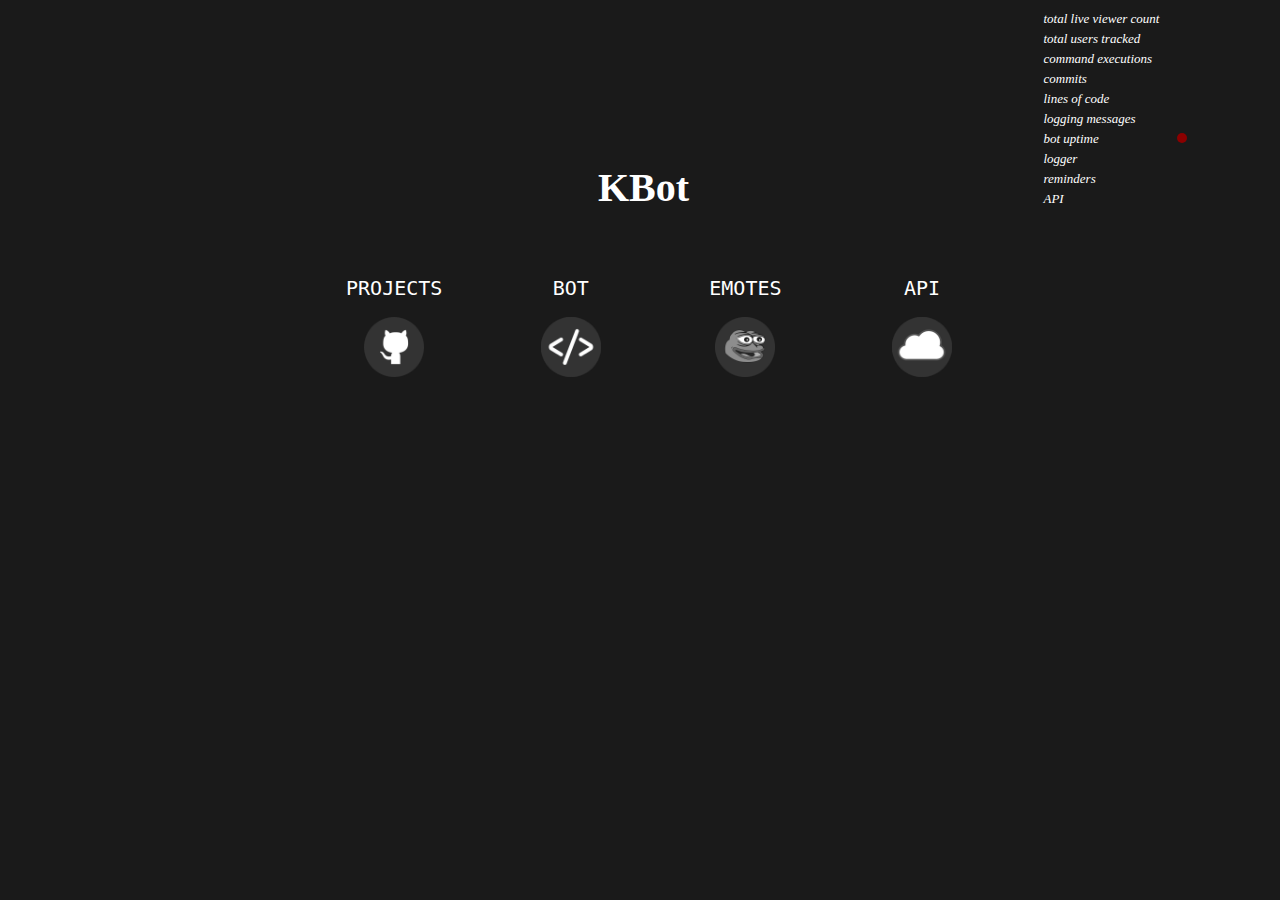
<file: html/index.html>
<!DOCTYPE html>
<html lang="en" xmlns="http://www.w3.org/1999/xhtml">
  <head>
    <link rel="stylesheet" type="text/css" href="style.css" />
    <link rel="icon" type="image/png" href="https://i.imgur.com/Tyf3qyg.gif" />
    <meta name="viewport" content="width=device-width, initial-scale=1" />
    <meta charset="utf-8" />
    <meta property="og:url" content="https://kunszg.com/" />
    <meta property="og:type" content="website" />
    <meta property="og:image" content="https://i.nuuls.com/B320I.jpeg" />
    <meta name="description" content="Website for my dank projects" />
    <script src="https://cdnjs.cloudflare.com/ajax/libs/jquery/3.3.1/jquery.min.js"></script>
    <title>KsyncBot</title>
    <style type="text/css">
      #fadeAnimation {
        animation: fade 0.8s linear forwards;
      }

      .changelog {
        background-color: none;
      }

      .changelog:hover {
        background-color: dimgray;
      }
    </style>
  </head>
  <body class="bd" style="margin: 0">
    <div id="txt">loading...</div>
    <div id="loader"></div>
    <script>
      let timeout;

      const image = [
        "loader1.png",
        "loader2.png",
        "loader3.png",
        "loader4.png",
        "loader5.png",
        "loader6.png",
        "loader7.png",
        "loader8.gif",
        "loader9.gif",
        "loader10.gif",
        "loader11.gif",
        "loader12.png",
      ];

      const num = Math.floor(Math.random() * image.length);

      const img = image[num];

      document.getElementById("loader").style[
        "background-image"
      ] = `url("./img/${img}")`;

      setTimeout(() => {
        $(document).ready(function () {
          document.getElementById("loader").style.display = "none";
          document.getElementById("txt").style.display = "none";
          document.getElementById("main").style.display = "inherit";
          document.getElementById("inh").style.display = "block";
        });
      }, 300);
    </script>
    <div id="main" style="min-height: 100vh">
      <br /><br />
      <!--             <div id="fadeAnimation">
                <div id="github-push">
                    <span style="font-size: 20px; padding: 0 15px; color: white; font-family: 'Source Sans Pro', 'sans-serif';">changelog</span>
                </div>
            </div> -->
      <div id="statsBox"></div>

      <script type="text/javascript">
        if (
          /Android|webOS|iPhone|iPad|iPod|BlackBerry|IEMobile|Opera Mini/i.test(
            navigator.userAgent
          )
        ) {
        } else {
          document.getElementById("statsBox").innerHTML = `
                    <div class="container" id="fadeAnimation">
                        <div class="topright" id="stats">
                            <table style="font-size: 13px; margin-right: -1.2vw;">
                                <colgroup>
                                    <col>
                                    <col style="width: 115px;">
                                </colgroup>
                                <tr>
                                    <td style="font-style: italic;">total live viewer count </td>
                                    <td style="padding:0 15px;" id="totalViewCount"></td>
                                </tr>
                                <tr>
                                    <td style="font-style: italic;">total users tracked </td>
                                    <td style="padding:0 15px;" id="usersLogged"></td>
                                </tr>
                                <tr>
                                    <td style="font-style: italic;">command executions </td>
                                    <td style="padding:0 15px;" id="commandExecutions"></td>
                                </tr>
                                <tr>
                                    <td style="font-style: italic;">commits </td>
                                    <td style="padding:0 15px;" id="commits"></td>
                                </tr>
                                <tr>
                                    <td style="font-style: italic;">lines of code </td>
                                    <td style="padding:0 15px;" id="linesOfCode"></td>
                                </tr>
                                <tr>
                                    <td style="font-style: italic;">logging messages</td>
                                    <td style="padding: 0 15px;" id="mps"></td>
                                </tr>
                                <tr>
                                    <td style="font-style: italic;">bot uptime </td>
                                    <td style="padding: 0 15px;" id="botUptime">
                                        <span title="offline" class="redDot"></span>
                                    </td>
                                </tr>
                                <tr>
                                    <td style="font-style: italic;">logger </td>
                                    <td style="padding:0 15px;" id="loggerUptime"></td>
                                </tr>
                                <tr>
                                    <td style="font-style: italic;">reminders </td>
                                    <td style="padding:0 15px;" id="remindersUptime"></td>
                                </tr>
                                <tr>
                                    <td style="font-style: italic;">API </td>
                                    <td style="padding:0 15px;" id="apiUptime"></td>
                                </tr>
                            </table>
                        </div>
                    </div>`;

          fetch("https://kunszg.com/api/stats")
            .then((response) => response.json())
            .then((data) => {
              const secondsToDhms = (seconds) => {
                seconds = Number(seconds);
                const d = Math.floor(seconds / (3600 * 24));
                const h = Math.floor((seconds % (3600 * 24)) / 3600);
                const m = Math.floor((seconds % 3600) / 60);
                const s = Math.floor(seconds % 60);

                const dDisplay = d > 0 ? d + "d " : "";
                const hDisplay = h > 0 ? h + "h " : "";
                const mDisplay = m > 0 ? m + "m " : "";
                const sDisplay = s > 0 ? s + "s " : "";
                return dDisplay + hDisplay + mDisplay + sDisplay;
              };

              let botUptime = Math.trunc(
                (Date.now() - data.bot.codeUptime) / 1000
              );

              let [loggerUptime, remindersUptime, apiUptime, botAlive] = [
                Math.trunc((Date.now() - data.modules.loggerLastSeen) / 1000),
                Math.trunc(
                  (Date.now() - data.modules.remindersLastSeen) / 1000
                ),
                Math.trunc((Date.now() - data.modules.apiLastSeen) / 1000),
                Math.trunc((Date.now() - data.modules.botLastSeen) / 1000),
              ];

              const spreadNumbers = (input) => {
                return input.toString().replace(/\B(?=(\d{3})+(?!\d))/g, " ");
              };

              document.getElementById("totalViewCount").innerHTML =
                spreadNumbers(data.twitch.totalViewCount);

              document.getElementById("usersLogged").innerHTML = spreadNumbers(
                data.bot.usersLogged
              );

              document.getElementById("commandExecutions").innerHTML =
                spreadNumbers(data.bot.commandExecutions);

              document.getElementById("commits").innerHTML = spreadNumbers(
                data.github.commits
              );

              document.getElementById("linesOfCode").innerHTML = spreadNumbers(
                data.bot.linesOfCode
              );

              document.getElementById("loggerUptime").innerHTML = `${
                loggerUptime > 70
                  ? '<span title="offline" class="redDot"></span>'
                  : '<span title="online" class="greenDot"></span>'
              }`;

              document.getElementById("remindersUptime").innerHTML = `${
                remindersUptime > 70
                  ? '<span title="offline" class="redDot"></span>'
                  : '<span title="online" class="greenDot"></span>'
              }`;

              document.getElementById("mps").innerHTML = "0/s";

              document.getElementById("apiUptime").innerHTML = `${
                apiUptime > 70
                  ? '<span title="offline" class="redDot"></span>'
                  : '<span title="online" class="greenDot"></span>'
              }`;

              const socket = new WebSocket("wss://kunszg.com/ws");

              let refresh = 0;

              setInterval(() => {
                if (refresh > 5) {
                  document.getElementById(
                    "botUptime"
                  ).innerHTML = `<span title="offline" class="redDot"></span>`;
                }

                refresh++;
              }, 1000);
              /*
                            fetch("https://api.github.com/repos/kunszg/kbot/commits?per_page=6")
                                .then(response2 => response2.json())
                                .then(github => {
                                    for (let i = 0; i < github.length; i++) {
                                        document.getElementById("github-push").innerHTML += `<a href="${github[i].html_url}"><div style="padding: 10px 15px 10px 15px; height: 20px;color: white;" class="button1 changelog">${github[i].commit.message}</div></a>`;
                                    }
                                })*/

              socket.addEventListener("message", function (event) {
                const message = JSON.parse(event.data);

                // cached data
                if (message.cache) {
                  if (message?.botUptime ?? false) {
                    document.getElementById("botUptime").innerHTML =
                      secondsToDhms(Math.trunc(message.botUptime.data));
                  }

                  if (message?.mps ?? false) {
                    document.getElementById(
                      "mps"
                    ).innerHTML = `${message.mps.data}/s`;
                  }
                }

                // streamed data
                if (message?.body ?? false) {
                  const hook = message.body;

                  if (Array.isArray(message.body)) {
                    if (hook.find((i) => i.type === "commandExecs")) {
                      document.getElementById(
                        "commandExecutions"
                      ).innerHTML = `${spreadNumbers(message.body[1].data)}`;
                    }

                    if (hook.find((i) => i.type === "usersTotal")) {
                      document.getElementById(
                        "usersLogged"
                      ).innerHTML = `${spreadNumbers(message.body[0].data)}`;
                    }
                  } else {
                    switch (hook.type) {
                      case "botUptime":
                        document.getElementById("botUptime").innerHTML =
                          secondsToDhms(Math.trunc(message.body.data));
                        break;
                      case "mps":
                        document.getElementById(
                          "mps"
                        ).innerHTML = `${spreadNumbers(message.body.data)}/s`;
                        break;
                      case "totalViewCount":
                        document.getElementById("totalViewCount").innerHTML =
                          spreadNumbers(message.body.data);
                        break;
                    }
                  }

                  /*
                                    if (hook === "github") {
                                        if (message.body.event === "push") {
                                            document.getElementById("github-push").innerHTML += `<a href="https://github.com/KUNszg/kbot/commit/${message.body.data.head_commit.id}"<div style="color: white;" class="button1">test</div></a>`;
                                        }
                                    }
                                    */
                }

                refresh = 0;
              });
            });
        }
      </script>

      <div id="inh" class="animate-bottom">
        <div
          style="margin-top: 10%; vertical-align: middle; white-space: nowrap"
        >
          <h1 class="inner" style="margin-left: -3px">
            <a
              href="https://www.twitch.tv/ksyncbot"
              style="text-decoration: none"
              class="button1"
              id="main-text"
              >KBot</a
            >
            <script type="text/javascript">
              const rand = () => {
                return Math.random() * 10 * 100;
              };

              setTimeout(() => {
                document.getElementById("main-text").innerHTML = "KsBot";
                setTimeout(() => {
                  document.getElementById("main-text").innerHTML = "KsyBot";
                  setTimeout(() => {
                    document.getElementById("main-text").innerHTML = "KsynBot";
                    setTimeout(() => {
                      document.getElementById("main-text").innerHTML =
                        "KsynBot";
                      setTimeout(() => {
                        document.getElementById("main-text").innerHTML =
                          "KsyncBot";
                      }, rand());
                    }, rand());
                  }, rand());
                }, rand());
              }, 1500);
            </script>
          </h1>
          <div class="animate-bottom">
            <div class="dropdown">
              <button
                style="margin-left: 20px"
                onclick="drop('dropdwnProjects')"
                class="button button1 dropbtn"
              >
                <pre style="margin-bottom: 17px">PROJECTS</pre>
                <img class="res" src="img\logo.png" />
              </button>
              <div
                id="dropdwnProjects"
                class="dropdown-content"
                style="margin-left: 14px"
              >
                <a
                  class="github select"
                  target="_blank"
                  href="https://github.com/KUNszg/kbot"
                >
                  <pre style="margin-bottom: 17px">KSYNCBOT</pre>
                </a>
                <a
                  class="github select"
                  target="_blank"
                  href="https://github.com/KUNszg/vypyr-connector"
                >
                  <pre style="margin-bottom: 17px">VYPYR-CONNECTOR</pre>
                </a>
                <a
                  class="github select"
                  target="_blank"
                  href="https://github.com/KUNszg/qtify"
                >
                  <pre style="margin-bottom: 17px">QTIFY</pre>
                </a>
              </div>
            </div>
            <div class="dropdown">
              <button
                onclick="drop('dropdwnCommands');"
                class="button button1 dropbtn"
              >
                <pre style="margin-bottom: 17px">BOT</pre>
                <img class="res" src="img\commands.png" />
              </button>
              <div
                id="dropdwnCommands"
                class="dropdown-content"
                style="left: -20px"
              >
                <a class="commands select" target="_self" href="commands">
                  <pre style="margin-bottom: 17px">COMMANDS</pre>
                </a>
                <a
                  class="commands select"
                  target="_self"
                  href="connections"
                  style="
                    background-image: url('./img/spotify_logo.png');
                    background-size: 35px 35px;
                    background-repeat: no-repeat;
                    background-position: -12px;
                  "
                >
                  <pre style="margin-bottom: 17px">CONNECTIONS</pre>
                </a>
                <a
                  class="commands select"
                  target="_self"
                  href="colors"
                  style="
                    background-image: url('./img/colors_logo.png');
                    background-size: 32px 32px;
                    background-repeat: no-repeat;
                    background-position: -12px;
                  "
                >
                  <pre style="margin-bottom: 17px">COLOR STATS</pre>
                </a>
              </div>
            </div>
            <a class="commands" href="emotes" target="_self">
              <button class="button button1" style="margin-left: 12px">
                <div class="button1">
                  <pre style="margin-bottom: 17px">EMOTES</pre>
                  <img class="res" src="img\emotes.png" />
                </div>
              </button>
            </a>
            <a
              class="commands"
              href="api"
              target="_self"
              style="margin-left: 12px"
            >
              <button class="button button1">
                <div class="button1">
                  <pre style="margin-bottom: 17px">API</pre>
                  <img class="res" src="img\api.png" />
                </div>
              </button>
            </a>
          </div>
        </div>
      </div>
      <script type="text/javascript">
        function drop(dropType) {
          let dropdowns = ["dropdwnCommands", "dropdwnProjects"];

          dropdowns = dropdowns.filter((i) => i !== dropType);

          for (let i = 0; i < dropdowns.length; i++) {
            document.getElementById(dropdowns[i]).classList.remove("show");
          }

          document.getElementById(dropType).classList.toggle("show");
        }

        // Close the dropdown if the user clicks outside of it
        window.onclick = function (event) {
          if (!event.target.matches(".dropbtn")) {
            let dropdowns = document.getElementsByClassName("dropdwn-content");
            for (let i = 0; i < dropdowns.length; i++) {
              let openDropdown = dropdowns[i];

              if (openDropdown.classList.contains("show")) {
                openDropdown.classList.remove("show");
              }
            }
          }
        };
      </script>
    </div>
  </body>
</html>
</file>
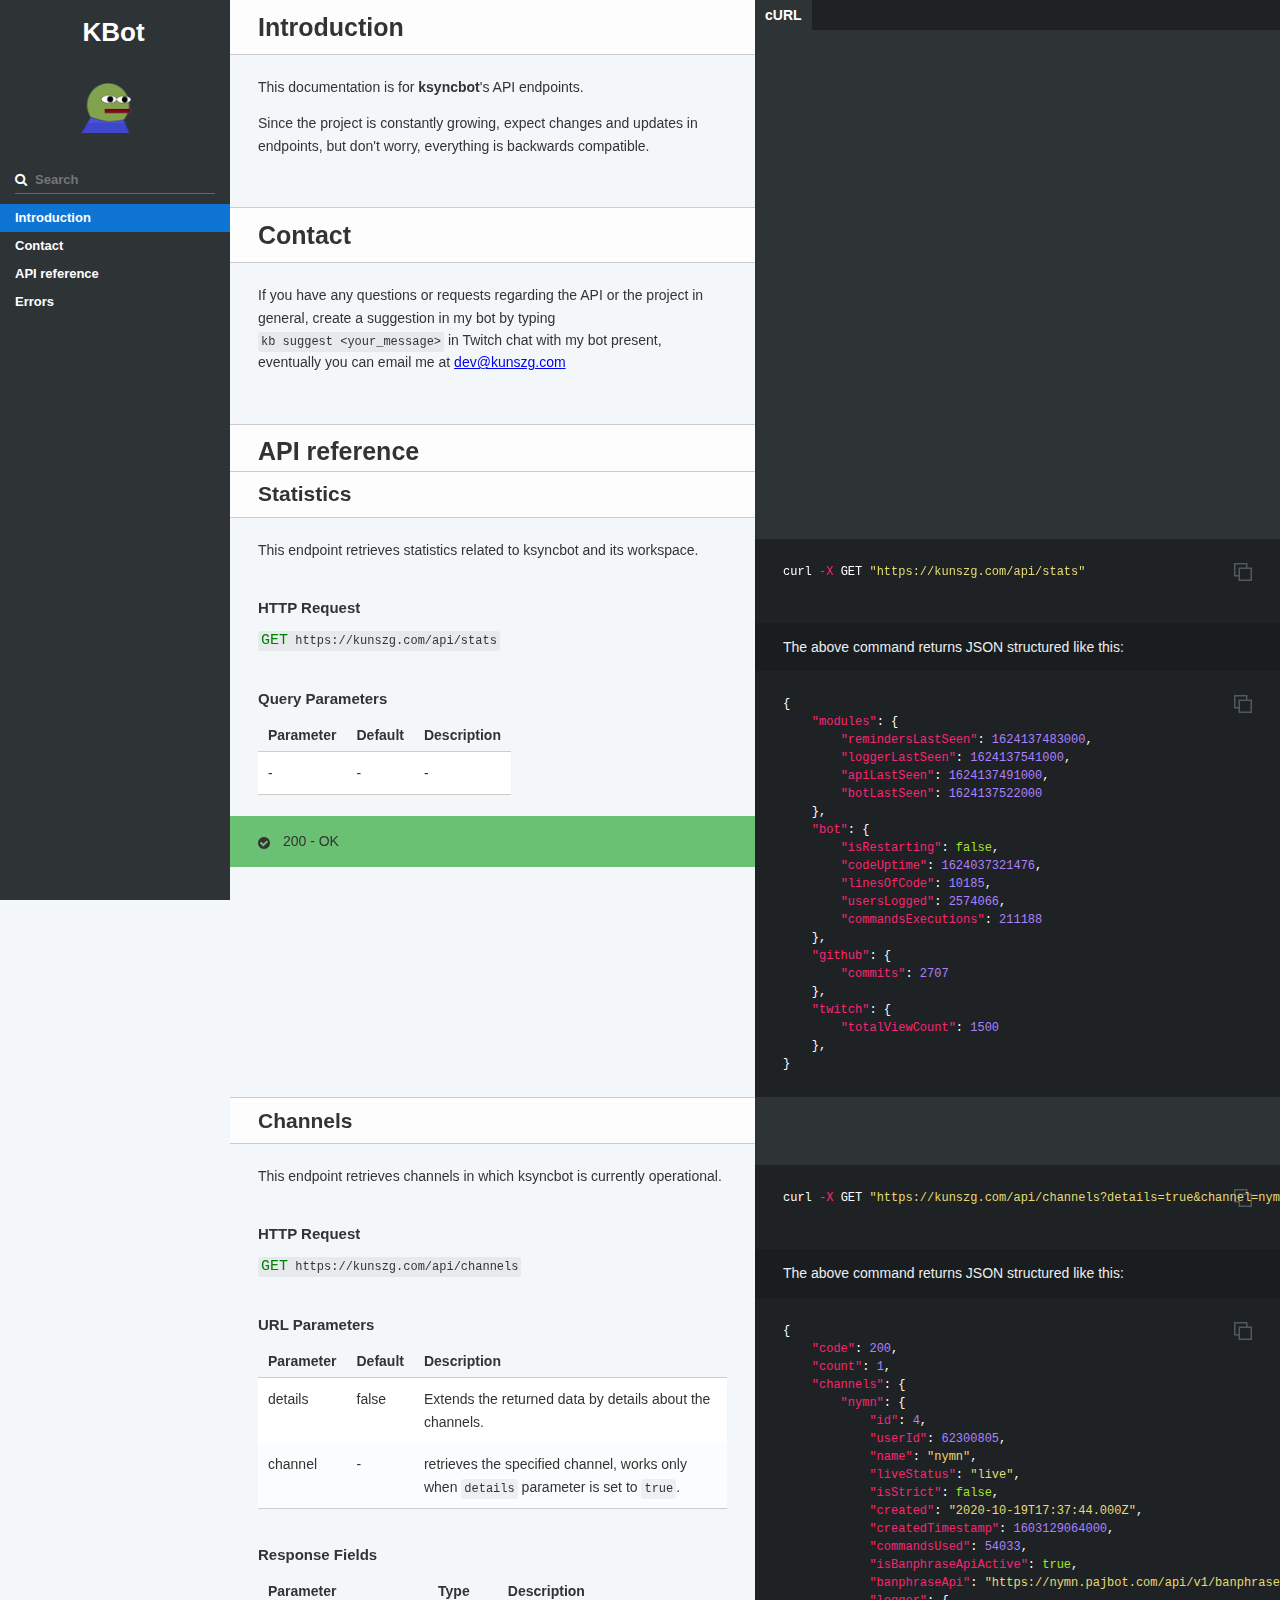
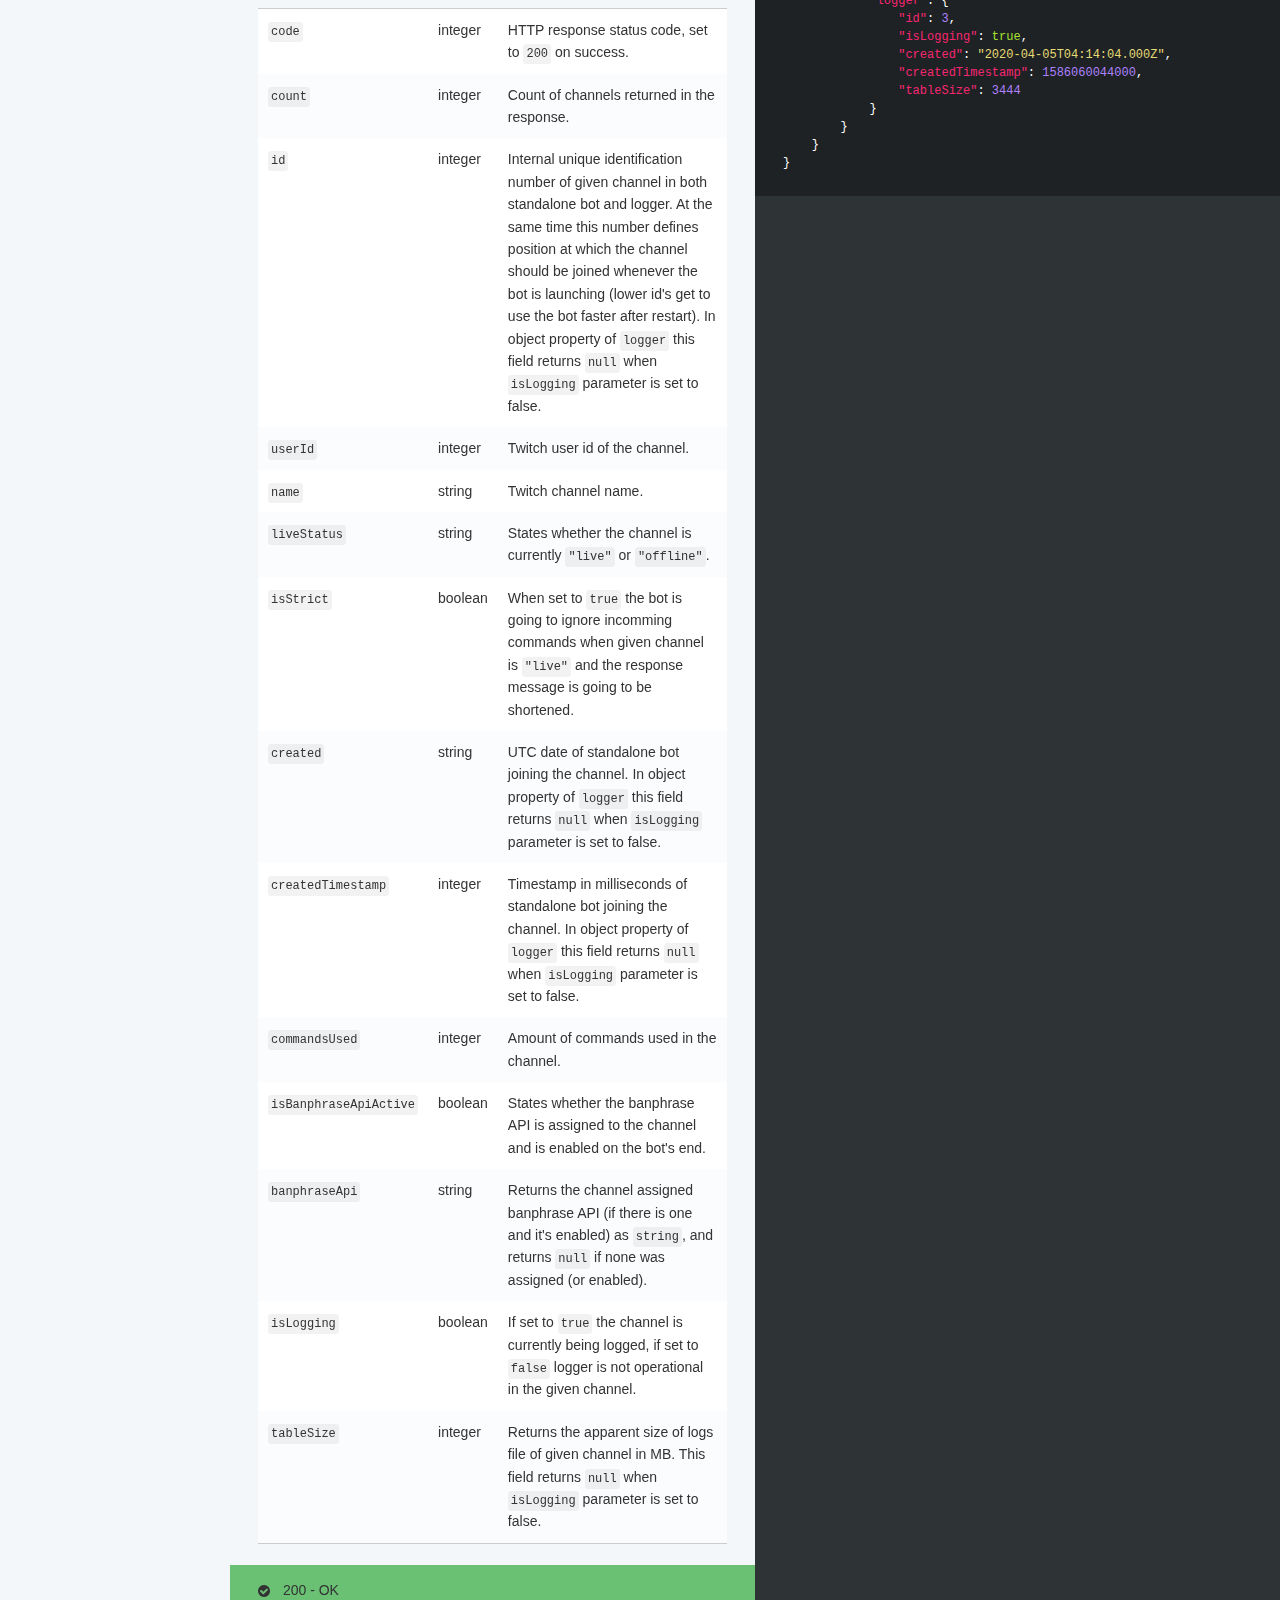
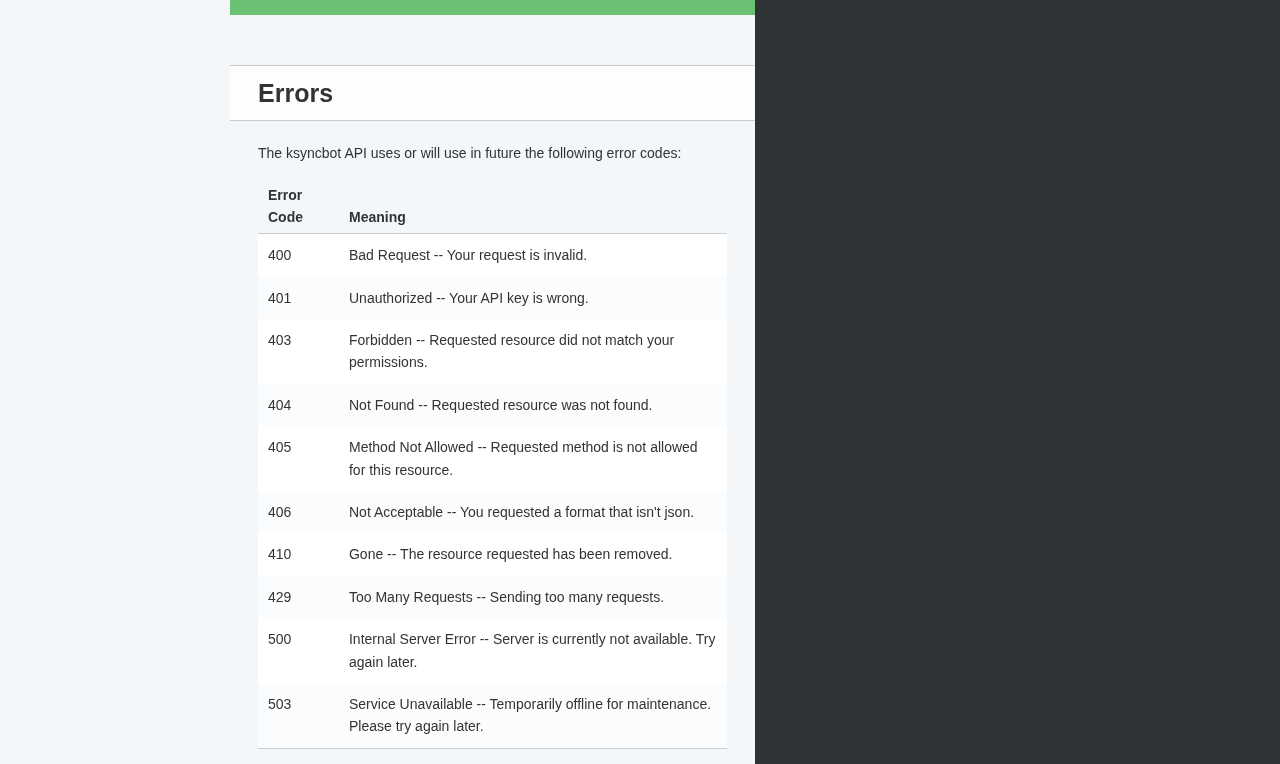
<file: html/api.html>
<!doctype html>
<html>
    <head>
        <meta charset="utf-8">
        <meta content="IE=edge,chrome=1" http-equiv="X-UA-Compatible">
        <meta name="viewport" content="width=device-width, initial-scale=1, maximum-scale=1">
        <title>API Reference</title>
        <link href="./stylesheets/style_api-screen.css" rel="stylesheet" media="screen" />
        <link href="./stylesheets/style_api-print.css" rel="stylesheet" media="print" />
        <link href="stylesheets/screen-c9d8fa83.css" rel="stylesheet" media="screen" />
        <link href="stylesheets/print-953e3353.css" rel="stylesheet" media="print" />
        <link rel="icon" type="image/png" href="https://i.imgur.com/Tyf3qyg.gif">
        <script src="javascripts/all-a9fde460.js"></script>
        <script>
            $(function() { setupCodeCopy(); });
        </script>
    </head>
    <body class="index" data-languages="[&quot;shell&quot;]">
        <a href="#" id="nav-button">
        <span>
        NAV
        <img src="img/navbar-cad8cdcb.png" alt="" />
        </span>
        </a>
        <div class="toc-wrapper">
            <h1 class="inner" style="margin-left: -3px; text-align: center;">
                <a href="https://kunszg.com" style="color: white; text-decoration: none;" class="button1" id="main-text">KBot</a>
                <script type="text/javascript">
                    const rand = () => {
                        return (Math.random() * 10) * 100;
                    }

                    setTimeout(() => {
                        document.getElementById("main-text").innerHTML = "KsBot";
                        setTimeout(() => {
                            document.getElementById("main-text").innerHTML = "KsyBot";
                            setTimeout(() => {
                                document.getElementById("main-text").innerHTML = "KsynBot";
                                setTimeout(() => {
                                    document.getElementById("main-text").innerHTML = "KsynBot";
                                    setTimeout(() => {
                                        document.getElementById("main-text").innerHTML = "KsyncBot";
                                    }, rand());
                                }, rand());
                            }, rand());
                        }, rand());
                    }, 1500);
                </script>
            </h1>
            <a href="https://github.com/KUNszg/kbot" target="_blank"><img src="img/logo-1e815a84.png" class="logo" alt="" style="margin-left: 35%; margin-top: 15%; margin-bottom: 10%;" width="50px" height="50px" /></a>
            <div class="lang-selector">
                <a href="#" data-language-name="shell">shell</a>
            </div>
            <div class="search">
                <input type="text" class="search" id="input-search" placeholder="Search">
            </div>
            <ul class="search-results"></ul>
            <ul id="toc" class="toc-list-h1">
                <li>
                    <a href="#introduction" class="toc-h1 toc-link" data-title="Introduction">Introduction</a>
                </li>
                <li>
                    <a href="#contact" class="toc-h1 toc-link" data-title="Contact">Contact</a>
                </li>
                <li>
                  <a href="#api-reference" class="toc-h1 toc-link" data-title="">API reference</a>
                  <ul class="toc-list-h2">
                    <li>
                      <a href="#stats" class="toc-h2 toc-link" data-title="Stats">Get statistics</a>
                    </li>
                    <li>
                      <a href="#channels" class="toc-h2 toc-link" data-title="Channels">Get channels</a>
                    </li>
                  </ul>
                </li>
                <li>
                    <a href="#errors" class="toc-h1 toc-link" data-title="Errors">Errors</a>
                </li>
            </ul>
        </div>
        <div class="page-wrapper">
            <div class="dark-box"></div>
            <div class="content dark">
                <h1 id='introduction'>Introduction</h1>
                <p>This documentation is for <strong>ksyncbot</strong>'s API endpoints.</p>
                <p>Since the project is constantly growing, expect changes and updates in endpoints, but don't worry, everything is backwards compatible.</p>
                <h1 id='contact'>Contact</h1>
                <p>If you have any questions or requests regarding the API or the project in general, create a suggestion in my bot by typing <br><code>kb suggest &#60;your_message&#62;</code> in Twitch chat with my bot present, eventually you can email me at <a href="mailto:dev@kunszg.com">dev@kunszg.com</a></p>
                <h1 id="api-reference" style="margin-bottom: -51px;">API reference</h1>
                <h1 id='stats' style="font-size: 21px;">Statistics</h1>
                <div class="highlight"><pre class="highlight shell tab-shell"><code>curl <span class="nt">-X </span>GET <span class="s2">"https://kunszg.com/api/stats"</span></code>
                  </pre>
                </div>
                <blockquote>
                    <p>The above command returns JSON structured like this:</p>
                </blockquote>
                <div class="highlight">
                    <pre class="highlight json tab-json"><code><span class="p">{</span><span class="w">
  </span>  <span class="p"><span class="nl">"modules"</span>: {</span><span class="w">
    </span>    <span class="nl">"remindersLastSeen"</span><span class="p">:</span><span class="w"> </span><span class="mi">1624137483000</span><span class="p">,</span><span class="w">
    </span>    <span class="nl">"loggerLastSeen"</span><span class="p">:</span><span class="w"> </span><span class="mi">1624137541000</span><span class="p">,</span><span class="w">
    </span>    <span class="nl">"apiLastSeen"</span><span class="p">:</span><span class="w"> </span><span class="mi">1624137491000</span><span class="p">,</span><span class="w">
    </span>    <span class="nl">"botLastSeen"</span><span class="p">:</span><span class="w"> </span><span class="mi">1624137522000</span><span class="w">
  </span>  <span class="p">},</span><span class="w">
  </span>  <span class="p"><span class="nl">"bot"</span>: {</span><span class="w">
    </span>    <span class="nl">"isRestarting"</span><span class="p">:</span><span class="w"> </span><span class="nc">false</span><span class="p">,</span><span class="w">
    </span>    <span class="nl">"codeUptime"</span><span class="p">:</span><span class="w"> </span><span class="mi">1624037321476</span><span class="p">,</span><span class="w">
    </span>    <span class="nl">"linesOfCode"</span><span class="p">:</span><span class="w"> </span><span class="mi">10185</span><span class="p">,</span><span class="w">
    </span>    <span class="nl">"usersLogged"</span><span class="p">:</span><span class="w"> </span><span class="mi">2574066</span><span class="p">,</span><span class="w">
    </span>    <span class="nl">"commandsExecutions"</span><span class="p">:</span><span class="w"> </span><span class="mi">211188</span><span class="w">
  </span>  <span class="p">},</span><span class="w">
  </span>  <span class="p"><span class="nl">"github"</span>: {</span><span class="w">
    </span>    <span class="nl">"commits"</span><span class="p">:</span><span class="w"> </span><span class="mi">2707</span><span class="w">
  </span>  <span class="p">},</span><span class="w">
  </span>  <span class="p"><span class="nl">"twitch"</span>: {</span><span class="w">
    </span>    <span class="nl">"totalViewCount"</span><span class="p">:</span><span class="w"> </span><span class="mi">1500</span><span class="w">
  </span>  <span class="p">},</span>
</span><span class="p">}</span><span class="w">
</span></code></pre>
                </div>
                <p>This endpoint retrieves statistics related to ksyncbot and its workspace.</p>
                <h3 id='http-request'>HTTP Request</h3>
                <p><code><span style="color:green; font-size: 15px;">GET</span> https://kunszg.com/api/stats</code></p>
                <h3 id='query-parameters'>Query Parameters</h3>
                <table>
                    <thead>
                        <tr>
                            <th>Parameter</th>
                            <th>Default</th>
                            <th>Description</th>
                        </tr>
                    </thead>
                    <tbody>
                        <tr>
                            <td>-</td>
                            <td>-</td>
                            <td>-</td>
                        </tr>
                    </tbody>
                </table>
                <aside class="success">
                    200 - OK
                </aside>
                <h1 id='channels' style="font-size: 21px">Channels</h1>
                <div class="highlight"><pre class="highlight shell tab-shell"><code>curl <span class="nt">-X </span>GET <span class="s2">"https://kunszg.com/api/channels?details=true&channel=nymn"</span></code>
                  </pre>
                </div>
                <blockquote>
                    <p>The above command returns JSON structured like this:</p>
                </blockquote>
                <div class="highlight">
                    <pre class="highlight json tab-json"><code><span class="p">{</span><span class="w">
  </span>  <span class="nl">"code"</span>:<span class="mi"> 200</span>,<span class="p">
    <span class="nl">"count"</span>:<span class="mi"> 1</span>,<span class="p">
    <span class="nl">"channels"</span>: {</span>
        <span class="nl">"nymn"</span>: {<span class="w">
  </span>          <span class="nl">"id"</span>: <span class="mi">4</span>,<span class="w">
  </span>          <span class="nl">"userId"</span>: <span class="mi">62300805</span>,<span class="w">
  </span>          <span class="nl">"name"</span>: <span class="s2">"nymn"</span>,<span class="w">
  </span>          <span class="nl">"liveStatus"</span>: <span class="s2">"live"</span>,<span class="w">
  </span>          <span class="nl">"isStrict"</span>: <span class="nc">false</span>,<span class="w">
  </span>          <span class="nl">"created"</span>: <span class="s2">"2020-10-19T17:37:44.000Z"</span>,<span class="w">
  </span>          <span class="nl">"createdTimestamp"</span>: <span class="mi">1603129064000</span>,<span class="w">
  </span>          <span class="nl">"commandsUsed"</span>: <span class="mi">54033</span>,<span class="w">
  </span>          <span class="nl">"isBanphraseApiActive"</span>: <span class="nc">true</span>,<span class="w">
  </span>          <span class="nl">"banphraseApi"</span>: <span class="s2">"https://nymn.pajbot.com/api/v1/banphrases/test"</span>,<span class="w">
            <span class="nl">"logger"</span>: {<span class="w">
                <span class="nl">"id"</span>: <span class="mi">3</span>,<span class="w">
                <span class="nl">"isLogging"</span>: <span class="nc">true</span>,<span class="w">
                <span class="nl">"created"</span>: <span class="s2">"2020-04-05T04:14:04.000Z"</span>,<span class="w">
                <span class="nl">"createdTimestamp"</span>: <span class="mi">1586060044000</span>,<span class="w">
                <span class="nl">"tableSize"</span>: <span class="mi">3444</span><span class="w">
          <span class="p">  }</span>
</span>      <span class="p">  }</span>
  <span class="p">  }</span>
<span class="p">}</span><span class="w">
</span></code></pre>
                </div>
                <p>This endpoint retrieves channels in which ksyncbot is currently operational.</p>
                <!-- red label
                  <aside class="warning">Inside HTML code blocks like this one, you can't use Markdown, so use <code>&lt;code&gt;</code> blocks to denote code.</aside>
                -->
                <h3 id='http-request-2'>HTTP Request</h3>
                <p><code><span style="color:green; font-size: 15px;">GET</span> https://kunszg.com/api/channels</code></p>
                <h3 id='url-parameters'>URL Parameters</h3>
                <table>
                    <thead>
                        <tr>
                            <th>Parameter</th>
                            <th>Default</th>
                            <th>Description</th>
                        </tr>
                    </thead>
                    <tbody>
                        <tr>
                            <td>details</td>
                            <td>false</td>
                            <td>Extends the returned data by details about the channels.</td>
                        </tr>
                        <tr>
                            <td>channel</td>
                            <td>-</td>
                            <td>retrieves the specified channel, works only when <code>details</code> parameter is set to <code>true</code>.</td>
                        </tr>
                    </tbody>
                </table>
                <h3 id='response-fields'>Response Fields</h3>
                <table>
                    <thead>
                        <tr>
                            <th>Parameter</th>
                            <th>Type</th>
                            <th>Description</th>
                        </tr>
                    </thead>
                    <tbody>
                        <tr>
                            <td><code>code</code></td>
                            <td>integer</td>
                            <td>HTTP response status code, set to <code>200</code> on success.</td>
                        </tr>
                        <tr>
                            <td><code>count</code></td>
                            <td>integer</td>
                            <td>Count of channels returned in the response.</td>
                        </tr>
                        <tr>
                            <td><code>id</code></td>
                            <td>integer</td>
                            <td>Internal unique identification number of given channel in both standalone bot and logger. At the same time this number defines position at which the channel should be joined whenever the bot is launching (lower id's get to use the bot faster after restart). In object property of <code>logger</code> this field returns <code>null</code> when <code>isLogging</code> parameter is set to false.</td>
                        </tr>
                        <tr>
                            <td><code>userId</code></td>
                            <td>integer</td>
                            <td>Twitch user id of the channel.</td>
                        </tr>
                        <tr>
                            <td><code>name</code></td>
                            <td>string</td>
                            <td>Twitch channel name.</td>
                        </tr>
                        <tr>
                            <td><code>liveStatus</code></td>
                            <td>string</td>
                            <td>States whether the channel is currently <code>"live"</code> or <code>"offline"</code>.</td>
                        </tr>
                        <tr>
                            <td><code>isStrict</code></td>
                            <td>boolean</td>
                            <td>When set to <code>true</code> the bot is going to ignore incomming commands when given channel is <code>"live"</code> and the response message is going to be shortened.</td>
                        </tr>
                        <tr>
                            <td><code>created</code></td>
                            <td>string</td>
                            <td>UTC date of standalone bot joining the channel. In object property of <code>logger</code> this field returns <code>null</code> when <code>isLogging</code> parameter is set to false.</td>
                        </tr>
                        <tr>
                            <td><code>createdTimestamp</code></td>
                            <td>integer</td>
                            <td>Timestamp in milliseconds of standalone bot joining the channel. In object property of <code>logger</code> this field returns <code>null</code> when <code>isLogging</code> parameter is set to false.</td>
                        </tr>
                        <tr>
                            <td><code>commandsUsed</code></td>
                            <td>integer</td>
                            <td>Amount of commands used in the channel.</td>
                        </tr>
                        <tr>
                            <td><code>isBanphraseApiActive</code></td>
                            <td>boolean</td>
                            <td>States whether the banphrase API is assigned to the channel and is enabled on the bot's end.</td>
                        </tr>
                        <tr>
                            <td><code>banphraseApi</code></td>
                            <td>string</td>
                            <td>Returns the channel assigned banphrase API (if there is one and it's enabled) as <code>string</code>, and returns <code>null</code> if none was assigned (or enabled).</td>
                        </tr>
                        <tr>
                            <td><code>isLogging</code></td>
                            <td>boolean</td>
                            <td>If set to <code>true</code> the channel is currently being logged, if set to <code>false</code> logger is not operational in the given channel.</td>
                        </tr>
                        <tr>
                            <td><code>tableSize</code></td>
                            <td>integer</td>
                            <td>Returns the apparent size of logs file of given channel in MB. This field returns <code>null</code> when <code>isLogging</code> parameter is set to false.</td>
                        </tr>
                    </tbody>
                </table>
                <aside class="success">
                    200 - OK
                </aside>
                <h1 id='errors'>Errors</h1>
                <!--
                <aside class="notice">
                    This error section is stored in a separate file in <code>includes/_errors.md</code>. Slate allows you to optionally separate out your docs into many files...just save them to the <code>includes</code> folder and add them to the top of your <code>index.md</code>'s frontmatter. Files are included in the order listed.
                </aside>
                -->
                <p>The ksyncbot API uses or will use in future the following error codes:</p>
                <table>
                    <thead>
                        <tr>
                            <th>Error Code</th>
                            <th>Meaning</th>
                        </tr>
                    </thead>
                    <tbody>
                        <tr>
                            <td>400</td>
                            <td>Bad Request -- Your request is invalid.</td>
                        </tr>
                        <tr>
                            <td>401</td>
                            <td>Unauthorized -- Your API key is wrong.</td>
                        </tr>
                        <tr>
                            <td>403</td>
                            <td>Forbidden -- Requested resource did not match your permissions.</td>
                        </tr>
                        <tr>
                            <td>404</td>
                            <td>Not Found -- Requested resource was not found.</td>
                        </tr>
                        <tr>
                            <td>405</td>
                            <td>Method Not Allowed -- Requested method is not allowed for this resource.</td>
                        </tr>
                        <tr>
                            <td>406</td>
                            <td>Not Acceptable -- You requested a format that isn&#39;t json.</td>
                        </tr>
                        <tr>
                            <td>410</td>
                            <td>Gone -- The resource requested has been removed.</td>
                        </tr>
                        <tr>
                            <td>429</td>
                            <td>Too Many Requests -- Sending too many requests.</td>
                        </tr>
                        <tr>
                            <td>500</td>
                            <td>Internal Server Error --  Server is currently not available. Try again later.</td>
                        </tr>
                        <tr>
                            <td>503</td>
                            <td>Service Unavailable -- Temporarily offline for maintenance. Please try again later.</td>
                        </tr>
                    </tbody>
                </table>
            </div>
          <div class="dark-box">
              <div class="lang-selector">
                <a href="#" data-language-name="shell">cURL</a>
              </div>
          </div>
        </div>
    </body>
</html>
</file>
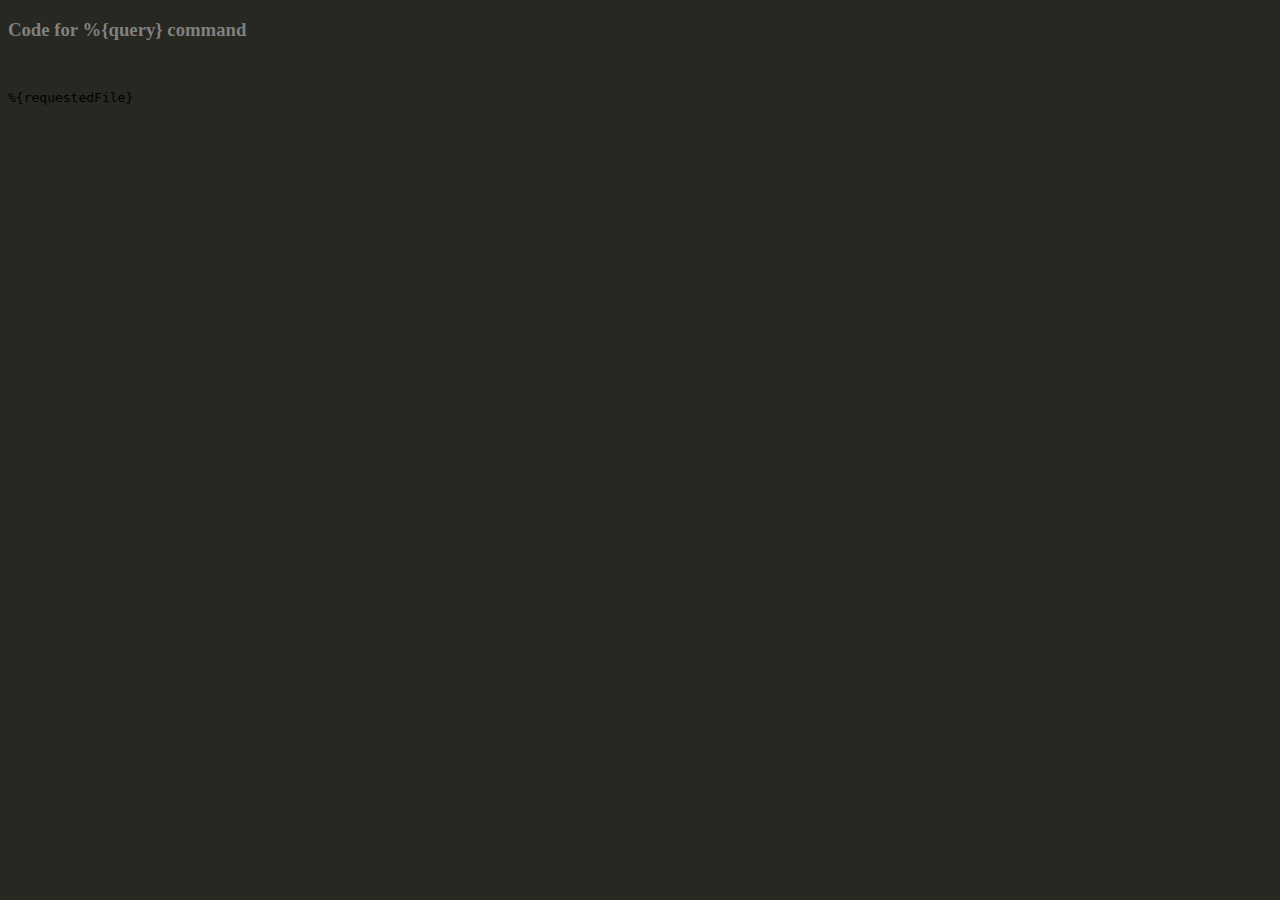
<file: html/express_pages/commandCode.html>
<!DOCTYPE html>
<html lang="en">
  <head>
    <meta name="viewport" content="width=device-width, initial-scale=1" />
    <link rel="icon" type="image/png" href="https://i.imgur.com/Tyf3qyg.gif" />
    <link href="https://kunszg.com/prism.css" rel="stylesheet" />
    <title>%{query} command code</title>
    <link rel="preconnect" href="https://fonts.gstatic.com" />
    <link
      href="https://fonts.googleapis.com/css2?family=Noto+Sans&display=swap"
      rel="stylesheet"
    />
  </head>
  <body style="background-color: #272822">
    <h3 style="color: gray">Code for %{query} command</h3>
    <br />
    <pre
      style="font-size: 13px"
      class="line-numbers"
    ><code class="language-js">%{requestedFile}</code></pre>
    <script src="https://kunszg.com/prism.js"></script>
  </body>
</html>
</file>
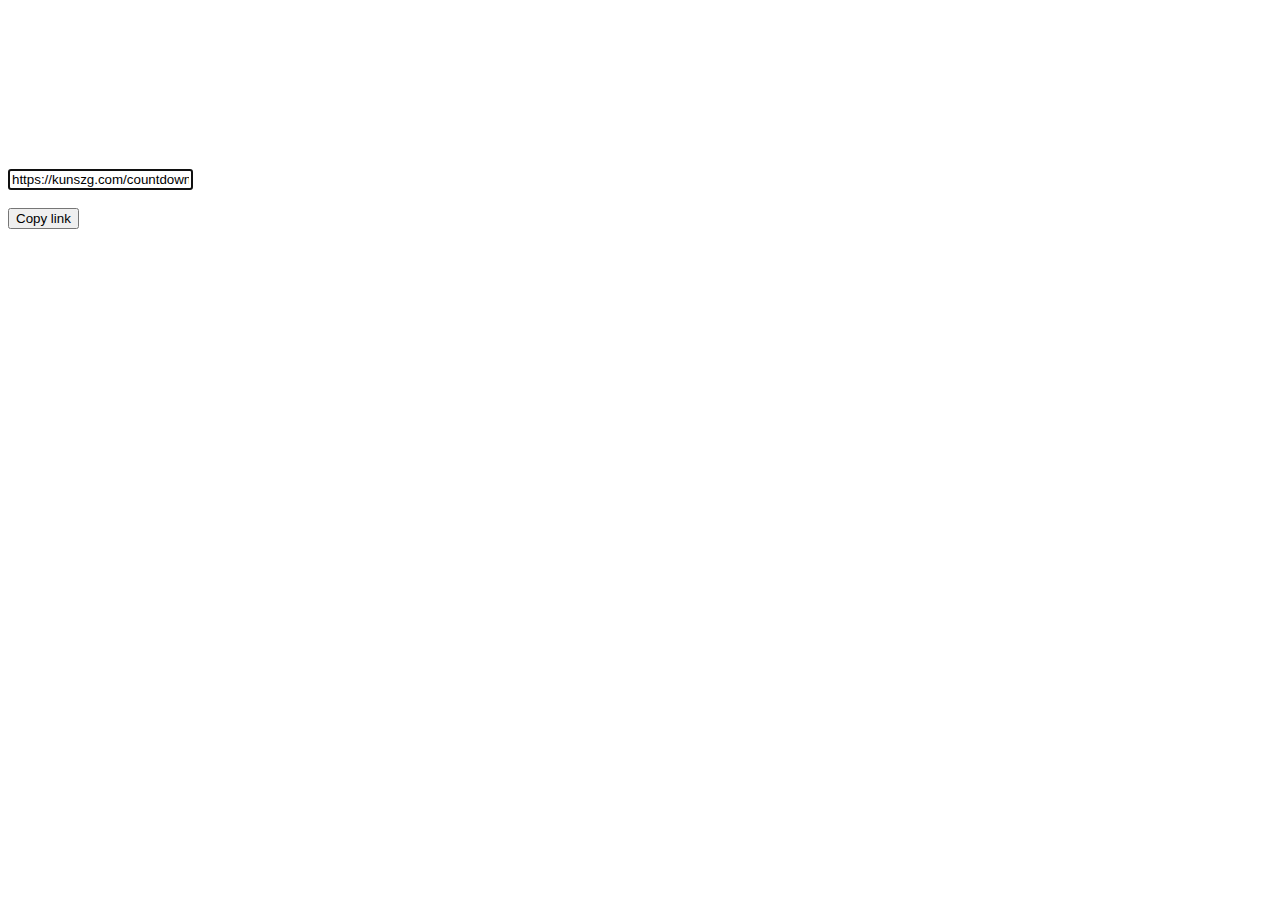
<file: html/express_pages/countdown.html>
<!DOCTYPE html>
<html>
    <head>
        <meta name="viewport" content="width=device-width, initial-scale=1">
        <link rel="icon" type="image/png" href="https://i.imgur.com/Tyf3qyg.gif"/>
        <link rel="stylesheet" type="text/css" href="https://kunszg.com/express_pages/styles/style_lastfm.css">
        <title>Countdown</title>
    </head>
    <style>
        @font-face {
            font-family: "digital";
            src: url(https://kunszg.com/fonts/digital-7.ttf) format("truetype");
        }
    </style>
    <body>
        <div style="text-align: center; margin-top: 15vh; font-family: digital;">
            <div id="timer">
            </div>
        </div>
        <div class="container" style="margin-top: 15vh; color: white;">
            <p class="boxlabel">Share link</p>
            <input style="text-align: center;" class="inputbox" size="%{stringLength}px" type="text" readonly="readonly" value="https://kunszg.com/countdown?seconds=%{secValue}&verifcode=%{code}" autofocus="autofocus" id="inputtext">
            <br>
            <br>
            <button onclick="copy()" class="button">Copy link</button>
        <script>
            function copy() {
                /* Get the text field */
                let copyText = document.getElementById("inputtext");

                /* Select the text field */
                copyText.select();
                copyText.setSelectionRange(0, 99999); /*For mobile devices*/

                /* Copy the text inside the text field */
                document.execCommand("copy");
            }

            const secondsToDhms = (seconds) => {
                seconds = Number(seconds);
                const d = Math.floor(seconds / (3600*24));
                const h = Math.floor(seconds % (3600*24) / 3600);
                const m = Math.floor(seconds % 3600 / 60);
                const s = Math.floor(seconds % 60);

                const dDisplay = d > 0 ? d + " : " : "";
                const hDisplay = h > 0 ? (h.toString().split('').length === 1 ? `0${h}` : h) + " : " : "";
                const mDisplay = m > 0 ? (m.toString().split('').length === 1 ? `0${m}` : m) + " : " : "";
                const sDisplay = s > 0 ? (s.toString().split('').length === 1 ? `0${s}` : s) : `0${s}`;
                return dDisplay + hDisplay + mDisplay + sDisplay;
            }

            function time() {
                return Math.trunc(%{seconds} - Date.now()/1000);
            }

            const cd = new Set();

            const updateTimer = () => {
                let timer = time();
                if (timer === 5) {
                    if (cd.has(5)) { return; }
                    cd.add(5);

                    let audio = new Audio('https://kunszg.com/audio/5.mp3');
                    audio.play();
                }
                if (timer === 4) {
                    if (cd.has(4)) { return; }
                    cd.add(4);

                    let audio = new Audio('https://kunszg.com/audio/4.mp3');
                    audio.play();
                }
                if (timer === 3) {
                    if (cd.has(3)) { return; }
                    cd.add(3);

                    let audio = new Audio('https://kunszg.com/audio/3.mp3');
                    audio.play();
                }
                if (timer === 2) {
                    if (cd.has(2)) { return; }
                    cd.add(2);

                    let audio = new Audio('https://kunszg.com/audio/2.mp3');
                    audio.play();
                }
                if (timer === 1) {
                    if (cd.has(1)) { return; }
                    cd.add(1);

                    let audio = new Audio('https://kunszg.com/audio/1.mp3');
                    audio.play();
                }

                if (timer < 0) {
                    timer = 0;
                }

                const _timer = `
                    <div style="text-align: center; color: white; font-size: 100px;">
                        ${secondsToDhms(timer)}
                    </div>
                    `;


                document.getElementById("timer").innerHTML = _timer;
            }
            updateTimer();

            setInterval(() => {
                updateTimer();
            }, 500);
        </script>
    </body>
</html>
</file>
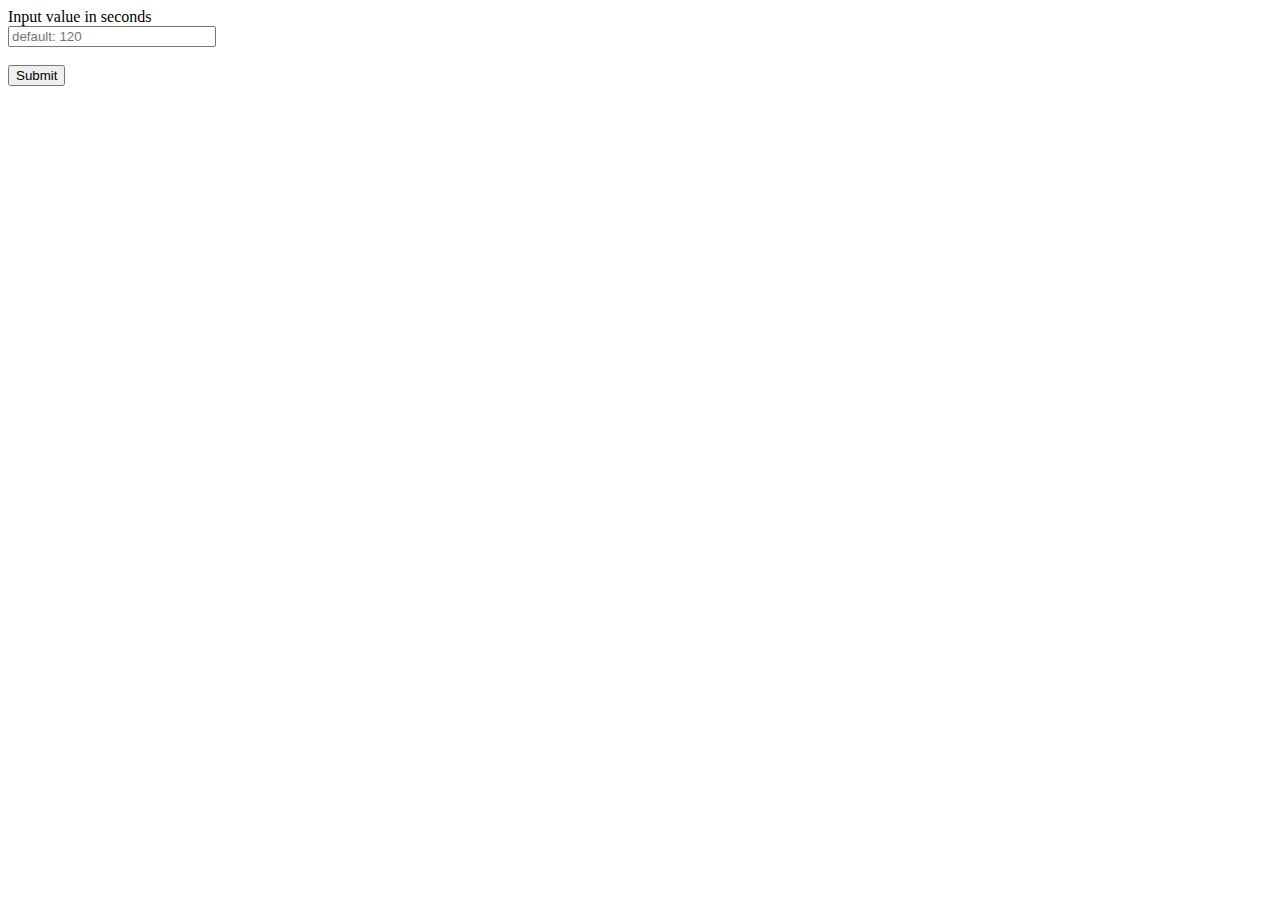
<file: html/express_pages/countdownAlternative.html>
<!DOCTYPE html>
<html lang="en">
  <head>
    <meta name="viewport" content="width=device-width, initial-scale=1" />
    <link rel="icon" type="image/png" href="https://i.imgur.com/Tyf3qyg.gif" />
    <link
      rel="stylesheet"
      type="text/css"
      href="https://kunszg.com/express_pages/styles/style_lastfm.css"
    />
    <meta http-equiv="Pragma" content="no-cache" />
    <meta http-equiv="Cache-Control" content="no-cache" />
    <meta http-equiv="Expires" content="0" />
    <title>Countdown</title>
  </head>
  <body>
    <div class="container">
      <form action="/countdown" autocomplete="off">
        <label for="seconds" autocomplete="off" class="labelbox"
          >Input value in seconds </label
        ><br />
        <input
          type="text"
          id="seconds"
          name="seconds"
          style="width: 200px"
          placeholder="default: 120"
          autocomplete="off"
          pattern="[0-9]*"
        /><br />
        <input
          type="hidden"
          id="verifcode"
          name="verifcode"
          value="%{verifCode}"
          autocomplete="off"
        /><br />
        <input type="submit" value="Submit" />
      </form>
    </div>
  </body>
</html>
</file>
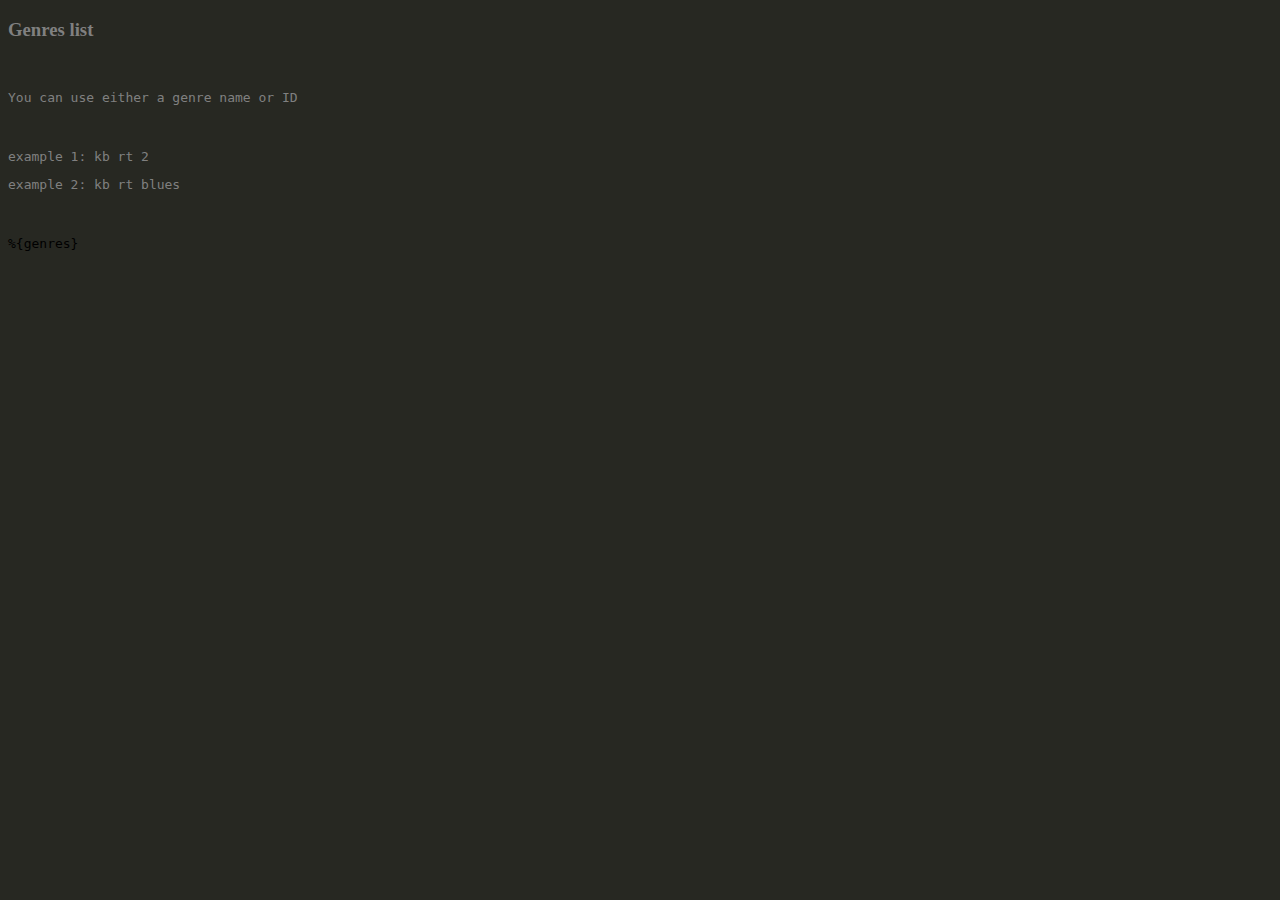
<file: html/express_pages/genres.html>
<!DOCTYPE html>
<html>
  <head>
    <meta name="viewport" content="width=device-width, initial-scale=1" />
    <link rel="icon" type="image/png" href="https://i.imgur.com/Tyf3qyg.gif" />
    <link href="https://kunszg.com/prism.css" rel="stylesheet" />
    <title>genres</title>
  </head>
  <body style="background-color: #272822">
    <h3 style="color: gray">Genres list</h3>
    <br />
    <pre style="font-size: 13px; color: gray">
You can use either a genre name or ID</pre
    >
    <br />
    <pre style="font-size: 13px; color: gray">example 1: kb rt 2</pre>
    <pre style="font-size: 13px; color: gray">example 2: kb rt blues</pre>
    <br />
    <pre><code style="font-size: 13px;" class="language-json">%{genres}</code></pre>
    <script src="https://kunszg.com/prism.js"></script>
  </body>
</html>
</file>
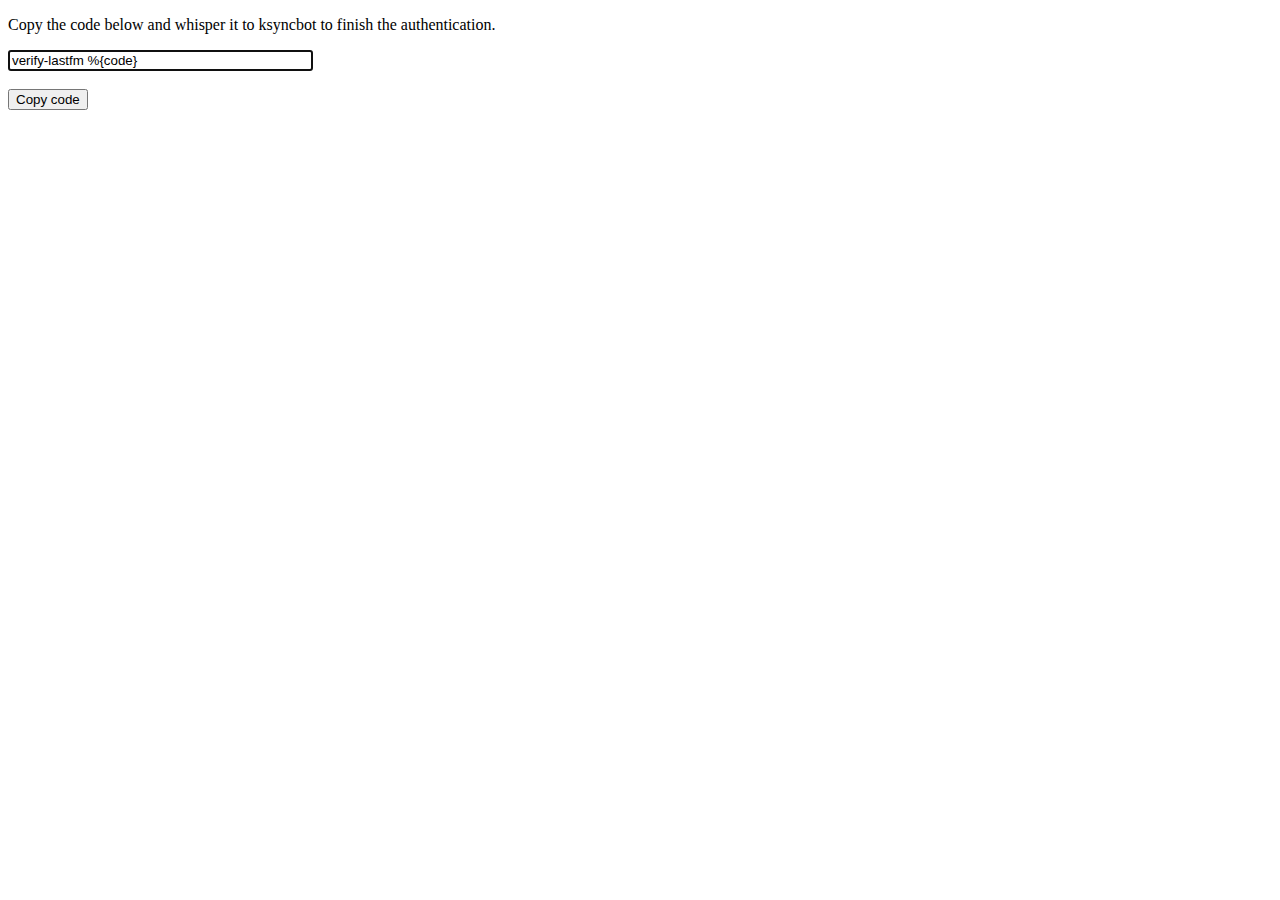
<file: html/express_pages/lastfmResolve.html>
<!DOCTYPE html>
<html>
  <head>
    <meta name="viewport" content="width=device-width, initial-scale=1" />
    <link rel="icon" type="image/png" href="https://i.imgur.com/Tyf3qyg.gif" />
    <link
      rel="stylesheet"
      type="text/css"
      href="https://kunszg.com/express_pages/styles/style_lastfmResolve.css"
    />
    <title>Successfully resolved</title>
  </head>
  <body>
    <div class="container">
      <p class="boxlabel">
        Copy the code below and whisper it to ksyncbot to finish the
        authentication.
      </p>
      <input
        class="inputbox"
        size="35px"
        type="text"
        readonly="readonly"
        value="verify-lastfm %{code}"
        autofocus="autofocus"
        id="inputtext"
      />
      <br />
      <br />
      <button onclick="myFunction()" class="button">Copy code</button>
    </div>
    <script>
      function myFunction() {
        /* Get the text field */
        let copyText = document.getElementById("inputtext");

        /* Select the text field */
        copyText.select();
        copyText.setSelectionRange(0, 99999); /*For mobile devices*/

        /* Copy the text inside the text field */
        document.execCommand("copy");
      }
    </script>
  </body>
</html>
</file>
<file: html/style.css>
/* main page background color */

.bd {
    background-color: #1a1a1a;
}

.inner {
    font-family: Georgia;
    font-size: 40px;
    color: #ffffff;
    margin-left: 20px;
    text-indent: 10px;
    height: 100%;
}

.button {
    background-color: #4CAF50;  /* Green */
    color: white;
    padding: 14px 45px;
    text-align: center;
    text-decoration: none;
    display: inline-block;
    font-size: 20px;
    margin: 4px 2px;
    transition-duration: 0.3s;
    cursor: pointer;
    border: none;
    background: none;
    white-space: nowrap;
}

.res {
    height: 60px;
    width: 60px;
}

.button1 {
    color: white;
}

.button:hover {
    transform: scale(1.25, 1.25);
    transition-duration: 0.5s;
}

.container {
    position: relative;
    background-color: #2e2e2e;
}

.topright {
    position: absolute;
    top: -28px;
    right: 16px;
    color: white;
    font-family: 'Source Sans Pro', 'sans-serif';
}

.redDot {
    background-color: darkred;
    height: 10px;
    width: 10px;
    border-radius: 50%;
    display: inline-block;

}

.greenDot {
    background-color: darkgreen;
    height: 10px;
    width: 10px;
    border-radius: 50%;
    display: inline-block;
}

.channels-button {
    font-family: 'Source Sans Pro', 'sans-serif';
    font-size:20px;
    cursor:pointer;
    color:white;
    padding: -15px;
    margin-left: 25px;
    text-align: center;
    display: inline-block;
    transition-duration: 0.3s;
    cursor: pointer;
    border: none;
    background: none;
    white-space: nowrap;
}

.channels-button:hover {
    transform: scale(1.11, 1.11);
    transition-duration: 0.5s;
}

.github:link,
.github:visited {
    text-decoration: none;
}

.commands:link,
.commands:visited {
    text-decoration: none;
}

.api {
    margin-left: 70px;
    color: white;
    border-left: solid dimgray 1px;
    border-right: solid dimgray 1px;
    border-bottom: solid dimgray 1px;
    font-family: 'Source Sans Pro', 'sans-serif';
}

.bot {
    color: #ffffff;
    margin-left: 35px;
}

.row-header {
    color: #e3e3e3;
}


/* Fixed sidenav, full height */

.sidenav {
    height: 100%;
    width: 200px;
    z-index: 1;
    top: 0;
    left: 0;
    background-color: #111;
    padding-top: 20px;
}


/* Style the sidenav links and the dropdown button */

.sidenav a,
.dropdown-btn {
    padding: 6px 8px 6px 16px;
    text-decoration: none;
    font-size: 15px;
    color: #818181;
    display: block;
    border: all;
    border-width: 1px;
    background: none;
    width: 100%;
    text-align: left;
    cursor: pointer;
    outline: none;
}


/* On mouse-over */

.sidenav a:hover,
.dropdown-btn:hover {
    color: #f1f1f1;
}


/* Main content */

.main {
    margin-left: 200px;
    /* Same as the width of the sidenav */
    font-size: 20px;
    /* Increased text to enable scrolling */
    padding: 0px 10px;
}


/* Add an active class to the active dropdown button */

.active {
    background-color: green;
    color: white;
}


/* Dropdown container (hidden by default). Optional: add a lighter background color and some left padding to change the design of the dropdown content */

.dropdown-container {
    display: none;
    background-color: #262626;
    padding-left: 8px;
}


/* Optional: Style the caret down icon */

.fa-caret-down {
    float: right;
    padding-right: 8px;
}


/* arrow used in showing bot responses */

.commentArrow {
    color: green;
    font-size: 25px;
}


/* disable text underline on hover */

.commentArrow:hover {
    text-decoration: none;
}

ul.nav-pills {
    font-size: 20px;
    line-height: 8px;
    border-left: 1px solid dimgray;
    margin-top: 21px;
    margin-left: 50px;
}

div.col-sm-9 div {
    font-size: 19px;
}

.comment {
    font-size: 14px;
    color: gray;
}

.comment.text {
    font-size: 20px;
    font-weight: 300;
    vertical-align: middle;
    text-align: center;
}

.apiDiv {
    font-family: 'Source Sans Pro', Helvetica, sans-serif;
    font-size: 50px;
    margin-left: 100px;
    text-align: left;
    margin-top: 100px;
    color: white;
}

.noHighlight {
    text-decoration: none;
}

.expandable {
    background: #fff;
    overflow: hidden;
    transition: all .5s ease-in-out;
    line-height: 0;
    padding: 0 1em;
    color: transparent;
}

.expandable:target {
    line-height: 1.5;
    padding-top: 1em;
    padding-bottom: 1em;
    color: black;
}

#main {
    display: none;
}

#inh {
    display: none;
    text-align: center;
}

/* Center the loader */
#loader {
    position: absolute;
    left: 48vw;
    top: 39vh;
    z-index: 1;
    width: 220px;
    height: 220px;
    margin: -75px 0 0 -75px;
    background-image: url("./img/loader.png");
    background-size: 90px 90px;
    background-repeat: no-repeat;
    width: 230px;
    height: 230px;
    overflow: hidden;
    animation: spin 1s linear infinite;
}

#txt {
    position: fixed; 
    color: white; 
    left: 48vw; 
    top: 42vh; 
    font-family: Georgia;
    animation: fade 1s linear reverse;
}

@keyframes spin {
    0% {
        transform: rotate(0deg) transform: translateY(0);
        opacity: 100%;
        visibility: visible;
    }
    3% {
        transform: rotate(2deg);
    }
    6% {
        transform: rotate(20deg); 
    }
    20% {
        transform: rotate(50deg);
    }
    50% {
        transform: rotate(180deg) translateY(10px);
        opacity: 0%;
    }
    100% {
        transform: rotate(360deg) translateY(30px);
        visibility: hidden;
    }
}

/* Add animation to "page content" */

.animate-bottom {
    position: relative;
    -webkit-animation-duration: 1s;
    animation: fade 0.4s linear forwards;
    animation-duration: 1s
}

body {
    font-family: "Lato", sans-serif;
}

.sidenav {
    height: 100%;
    width: 0;
    position: fixed;
    z-index: 1;
    top: 0;
    left: 0;
    background-color: #111;
    overflow-x: hidden;
    transition: 0.5s;
    padding-top: 50px;
}

.sidenav a {
    padding: 4px 12px 4px 15px;
    text-decoration: none;
    font-size: 25px;
    color: #818181;
    display: block;
    transition: 0.1s;
}

.sidenav a:hover {
    color: #f1f1f1;
}

.sidenav .closebtn {
    position: absolute;
    top: 0;
    margin-left: 165px
}

@media screen and (max-height: 10050px) {
    .sidenav {
        padding-top: 35px;
    }
    .sidenav a {
        font-size: 18px;
    }
}

.dropdown {
  position: relative;
  display: inline-block;
}

.dropdown-content {
  display: none;
  background-color: none;
  border: none;
  overflow: auto;
  box-shadow: 0px 8px 16px 0px rgba(0,0,0,0.2);
  z-index: 1;
  position: absolute;
}

.dropdown-content a {
  line-height: 8px;
  font-size: 17px;
  color: white;
  padding: 1px 15px;
  text-decoration: none;
  display: block;
  width: 170px;
}

.show {display: block; }

.select:hover {
    background-color: #262626;
    text-align: center;

}

@keyframes fade {
    from {
        opacity: 0;
        visibility: hidden;
        transform: translateY(10px);
      }
    to {
        opacity: 1;
        visibility: visible;
        transform: translateY(0);
    }
}

.show {
    animation: fade 0.4s linear forwards;
}
</file>
<file: html/stylesheets/style_api-screen.css>
.highlight table td {
  padding: 5px;
}
.highlight table pre {
  margin: 0;
}
.highlight .gh {
  color: #999999;
}
.highlight .sr {
  color: #f6aa11;
}
.highlight .go {
  color: #888888;
}
.highlight .gp {
  color: #555555;
}
.highlight .gs {
}
.highlight .gu {
  color: #aaaaaa;
}
.highlight .nb {
  color: #f6aa11;
}
.highlight .cm {
  color: #75715e;
}
.highlight .cp {
  color: #75715e;
}
.highlight .c1 {
  color: #75715e;
}
.highlight .cs {
  color: #75715e;
}
.highlight .c,
.highlight .ch,
.highlight .cd,
.highlight .cpf {
  color: #75715e;
}
.highlight .err {
  color: #960050;
}
.highlight .gr {
  color: #960050;
}
.highlight .gt {
  color: #960050;
}
.highlight .gd {
  color: #49483e;
}
.highlight .gi {
  color: #49483e;
}
.highlight .ge {
  color: #49483e;
}
.highlight .kc {
  color: #66d9ef;
}
.highlight .kd {
  color: #66d9ef;
}
.highlight .kr {
  color: #66d9ef;
}
.highlight .no {
  color: #66d9ef;
}
.highlight .kt {
  color: #66d9ef;
}
.highlight .mf {
  color: #ae81ff;
}
.highlight .mh {
  color: #ae81ff;
}
.highlight .il {
  color: #ae81ff;
}
.highlight .mi {
  color: #ae81ff;
}
.highlight .mo {
  color: #ae81ff;
}
.highlight .m,
.highlight .mb,
.highlight .mx {
  color: #ae81ff;
}
.highlight .sc {
  color: #ae81ff;
}
.highlight .se {
  color: #ae81ff;
}
.highlight .ss {
  color: #ae81ff;
}
.highlight .sd {
  color: #e6db74;
}
.highlight .s2 {
  color: #e6db74;
}
.highlight .sb {
  color: #e6db74;
}
.highlight .sh {
  color: #e6db74;
}
.highlight .si {
  color: #e6db74;
}
.highlight .sx {
  color: #e6db74;
}
.highlight .s1 {
  color: #e6db74;
}
.highlight .s,
.highlight .sa,
.highlight .dl {
  color: #e6db74;
}
.highlight .na {
  color: #a6e22e;
}
.highlight .nc {
  color: #a6e22e;
}
.highlight .nd {
  color: #a6e22e;
}
.highlight .ne {
  color: #a6e22e;
}
.highlight .nf,
.highlight .fm {
  color: #a6e22e;
}
.highlight .vc {
  color: #ffffff;
}
.highlight .nn {
  color: #ffffff;
}
.highlight .ni {
  color: #ffffff;
}
.highlight .bp {
  color: #ffffff;
}
.highlight .vg {
  color: #ffffff;
}
.highlight .vi {
  color: #ffffff;
}
.highlight .nv,
.highlight .vm {
  color: #ffffff;
}
.highlight .w {
  color: #ffffff;
}
.highlight {
  color: #ffffff;
}
.highlight .n,
.highlight .py,
.highlight .nx {
  color: #ffffff;
}
.highlight .nl {
  color: #f92672;
}
.highlight .ow {
  color: #f92672;
}
.highlight .nt {
  color: #f92672;
}
.highlight .k,
.highlight .kv {
  color: #f92672;
}
.highlight .kn {
  color: #f92672;
}
.highlight .kp {
  color: #f92672;
}
.highlight .o {
  color: #f92672;
}
</file>
<file: html/stylesheets/style_api-print.css>
* {
  -webkit-transition: none !important;
  transition: none !important;
}

.highlight table td {
  padding: 5px;
}

.highlight table pre {
  margin: 0;
}

.highlight,
.highlight .w {
  color: #586e75;
}

.highlight .err {
  color: #002b36;
  background-color: #dc322f;
}

.highlight .c,
.highlight .ch,
.highlight .cd,
.highlight .cm,
.highlight .cpf,
.highlight .c1,
.highlight .cs {
  color: #657b83;
}

.highlight .cp {
  color: #b58900;
}

.highlight .nt {
  color: #b58900;
}

.highlight .o,
.highlight .ow {
  color: #93a1a1;
}

.highlight .p,
.highlight .pi {
  color: #93a1a1;
}

.highlight .gi {
  color: #859900;
}

.highlight .gd {
  color: #dc322f;
}

.highlight .gh {
  color: #268bd2;
  background-color: #002b36;
  font-weight: bold;
}

.highlight .k,
.highlight .kn,
.highlight .kp,
.highlight .kr,
.highlight .kv {
  color: #6c71c4;
}

.highlight .kc {
  color: #cb4b16;
}

.highlight .kt {
  color: #cb4b16;
}

.highlight .kd {
  color: #cb4b16;
}

.highlight .s,
.highlight .sb,
.highlight .sc,
.highlight .dl,
.highlight .sd,
.highlight .s2,
.highlight .sh,
.highlight .sx,
.highlight .s1 {
  color: #859900;
}

.highlight .sa {
  color: #6c71c4;
}

.highlight .sr {
  color: #2aa198;
}

.highlight .si {
  color: #d33682;
}

.highlight .se {
  color: #d33682;
}

.highlight .nn {
  color: #b58900;
}

.highlight .nc {
  color: #b58900;
}

.highlight .no {
  color: #b58900;
}

.highlight .na {
  color: #268bd2;
}

.highlight .m,
.highlight .mb,
.highlight .mf,
.highlight .mh,
.highlight .mi,
.highlight .il,
.highlight .mo,
.highlight .mx {
  color: #859900;
}

.highlight .ss {
  color: #859900;
}
</file>
<file: html/stylesheets/screen-c9d8fa83.css>
/*! normalize.css v3.0.2 | MIT License | git.io/normalize */
html {
  font-family: sans-serif;
  -ms-text-size-adjust: 100%;
  -webkit-text-size-adjust: 100%;
}
body {
  margin: 0;
}
article,
aside,
details,
figcaption,
figure,
footer,
header,
hgroup,
main,
menu,
nav,
section,
summary {
  display: block;
}
audio,
canvas,
progress,
video {
  display: inline-block;
  vertical-align: baseline;
}
audio:not([controls]) {
  display: none;
  height: 0;
}
[hidden],
template {
  display: none;
}
a {
  background-color: transparent;
}
a:active,
a:hover {
  outline: 0;
}
abbr[title] {
  border-bottom: 1px dotted;
}
b,
strong {
  font-weight: bold;
}
dfn {
  font-style: italic;
}
h1 {
  font-size: 2em;
  margin: 0.67em 0;
}
mark {
  background: #ff0;
  color: #000;
}
small {
  font-size: 80%;
}
sub,
sup {
  font-size: 75%;
  line-height: 0;
  position: relative;
  vertical-align: baseline;
}
sup {
  top: -0.5em;
}
sub {
  bottom: -0.25em;
}
img {
  border: 0;
}
svg:not(:root) {
  overflow: hidden;
}
figure {
  margin: 1em 40px;
}
hr {
  -webkit-box-sizing: content-box;
  box-sizing: content-box;
  height: 0;
}
pre {
  overflow: auto;
}
code,
kbd,
pre,
samp {
  font-family: monospace, monospace;
  font-size: 1em;
}
button,
input,
optgroup,
select,
textarea {
  color: inherit;
  font: inherit;
  margin: 0;
}
button {
  overflow: visible;
}
button,
select {
  text-transform: none;
}
button,
html input[type="button"],
input[type="reset"],
input[type="submit"] {
  -webkit-appearance: button;
  cursor: pointer;
}
button[disabled],
html input[disabled] {
  cursor: default;
}
button::-moz-focus-inner,
input::-moz-focus-inner {
  border: 0;
  padding: 0;
}
input {
  line-height: normal;
}
input[type="checkbox"],
input[type="radio"] {
  -webkit-box-sizing: border-box;
  box-sizing: border-box;
  padding: 0;
}
input[type="number"]::-webkit-inner-spin-button,
input[type="number"]::-webkit-outer-spin-button {
  height: auto;
}
input[type="search"] {
  -webkit-appearance: textfield;
  -webkit-box-sizing: content-box;
  box-sizing: content-box;
}
input[type="search"]::-webkit-search-cancel-button,
input[type="search"]::-webkit-search-decoration {
  -webkit-appearance: none;
}
fieldset {
  border: 1px solid #c0c0c0;
  margin: 0 2px;
  padding: 0.35em 0.625em 0.75em;
}
legend {
  border: 0;
  padding: 0;
}
textarea {
  overflow: auto;
}
optgroup {
  font-weight: bold;
}
table {
  border-collapse: collapse;
  border-spacing: 0;
}
td,
th {
  padding: 0;
}
.content h1,
.content h2,
.content h3,
.content h4,
.content h5,
.content h6,
html,
body {
  font-family: -apple-system, BlinkMacSystemFont, "Segoe UI", Roboto, Helvetica,
    Arial, sans-serif, "Apple Color Emoji", "Segoe UI Emoji", "Segoe UI Symbol";
  font-size: 14px;
}
.content h1,
.content h2,
.content h3,
.content h4,
.content h5,
.content h6 {
  font-weight: bold;
}
.content code,
.content pre {
  font-family: Consolas, Menlo, Monaco, "Lucida Console", "Liberation Mono",
    "DejaVu Sans Mono", "Bitstream Vera Sans Mono", "Courier New", monospace,
    serif;
  font-size: 12px;
  line-height: 1.5;
}
.content code {
  word-break: break-all;
  -webkit-hyphens: auto;
  -ms-hyphens: auto;
  hyphens: auto;
}
@font-face {
  font-family: "slate";
  src: url(../fonts/slate-cfc9d06b.eot?-syv14m);
  src: url(../fonts/slate-cfc9d06b.eot?#iefix-syv14m)
      format("embedded-opentype"),
    url(../fonts/slate.woff2?-syv14m) format("woff2"),
    url(../fonts/slate.woff?-syv14m) format("woff"),
    url(../fonts/slate-7b7da4fe.ttf?-syv14m) format("truetype"),
    url(../fonts/slate-e55b8307.svg?-syv14m#slate) format("svg");
  font-weight: normal;
  font-style: normal;
}
.content aside.warning:before,
.content aside.notice:before,
.content aside.success:before,
.toc-wrapper > .search:before {
  font-family: "slate";
  speak: none;
  font-style: normal;
  font-weight: normal;
  font-variant: normal;
  text-transform: none;
  line-height: 1;
}
.content aside.warning:before {
  content: "\e600";
}
.content aside.notice:before {
  content: "\e602";
}
.content aside.success:before {
  content: "\e606";
}
.toc-wrapper > .search:before {
  content: "\e607";
}
html,
body {
  color: #333;
  padding: 0;
  margin: 0;
  -webkit-font-smoothing: antialiased;
  -moz-osx-font-smoothing: grayscale;
  background-color: #f3f7f9;
  height: 100%;
  -webkit-text-size-adjust: none;
}
#toc > ul > li > a > span {
  float: right;
  background-color: #2484ff;
  border-radius: 40px;
  width: 20px;
}
.toc-wrapper {
  -webkit-transition: left 0.3s ease-in-out;
  transition: left 0.3s ease-in-out;
  overflow-y: auto;
  overflow-x: hidden;
  position: fixed;
  z-index: 30;
  top: 0;
  left: 0;
  bottom: 0;
  width: 230px;
  background-color: #2e3336;
  font-size: 13px;
  font-weight: bold;
}
.toc-wrapper .lang-selector {
  display: none;
}
.toc-wrapper .lang-selector a {
  padding-top: 0.5em;
  padding-bottom: 0.5em;
}
.toc-wrapper .logo {
  display: block;
  max-width: 100%;
  margin-bottom: 0px;
}
.toc-wrapper > .search {
  position: relative;
}
.toc-wrapper > .search input {
  background: #2e3336;
  border-width: 0 0 1px 0;
  border-color: #666;
  padding: 6px 0 6px 20px;
  -webkit-box-sizing: border-box;
  box-sizing: border-box;
  margin: 10px 15px;
  width: 200px;
  outline: none;
  color: #fff;
  border-radius: 0;
}
.toc-wrapper > .search:before {
  position: absolute;
  top: 17px;
  left: 15px;
  color: #fff;
}
.toc-wrapper .search-results {
  margin-top: 0;
  -webkit-box-sizing: border-box;
  box-sizing: border-box;
  height: 0;
  overflow-y: auto;
  overflow-x: hidden;
  -webkit-transition-property: height, margin;
  transition-property: height, margin;
  -webkit-transition-duration: 180ms;
  transition-duration: 180ms;
  -webkit-transition-timing-function: ease-in-out;
  transition-timing-function: ease-in-out;
  background: #1e2224;
}
.toc-wrapper .search-results.visible {
  height: 30%;
  margin-bottom: 1em;
}
.toc-wrapper .search-results li {
  margin: 1em 15px;
  line-height: 1;
}
.toc-wrapper .search-results a {
  color: #fff;
  text-decoration: none;
}
.toc-wrapper .search-results a:hover {
  text-decoration: underline;
}
.toc-wrapper ul,
.toc-wrapper li {
  list-style: none;
  margin: 0;
  padding: 0;
  line-height: 28px;
}
.toc-wrapper li {
  color: #fff;
  -webkit-transition-property: background;
  transition-property: background;
  -webkit-transition-timing-function: linear;
  transition-timing-function: linear;
  -webkit-transition-duration: 200ms;
  transition-duration: 200ms;
}
.toc-wrapper .toc-link.active {
  background-color: #0f75d4;
  color: #fff;
}
.toc-wrapper .toc-link.active-parent {
  background-color: #1e2224;
  color: #fff;
}
.toc-wrapper .toc-list-h2 {
  display: none;
  background-color: #1e2224;
  font-weight: 500;
}
.toc-wrapper .toc-h2 {
  padding-left: 25px;
  font-size: 12px;
}
.toc-wrapper .toc-footer {
  padding: 1em 0;
  margin-top: 1em;
  border-top: 1px dashed #666;
}
.toc-wrapper .toc-footer li,
.toc-wrapper .toc-footer a {
  color: #fff;
  text-decoration: none;
}
.toc-wrapper .toc-footer a:hover {
  text-decoration: underline;
}
.toc-wrapper .toc-footer li {
  font-size: 0.8em;
  line-height: 1.7;
  text-decoration: none;
}
.toc-link,
.toc-footer li {
  padding: 0 15px 0 15px;
  display: block;
  overflow-x: hidden;
  white-space: nowrap;
  text-overflow: ellipsis;
  text-decoration: none;
  color: #fff;
  -webkit-transition-property: background;
  transition-property: background;
  -webkit-transition-timing-function: linear;
  transition-timing-function: linear;
  -webkit-transition-duration: 130ms;
  transition-duration: 130ms;
}
#nav-button {
  padding: 0 1.5em 5em 0;
  display: none;
  position: fixed;
  top: 0;
  left: 0;
  z-index: 100;
  color: #000;
  text-decoration: none;
  font-weight: bold;
  opacity: 0.7;
  line-height: 16px;
  -webkit-transition: left 0.3s ease-in-out;
  transition: left 0.3s ease-in-out;
}
#nav-button span {
  display: block;
  padding: 6px 6px 6px;
  background-color: rgba(243, 247, 249, 0.7);
  -webkit-transform-origin: 0 0;
  transform-origin: 0 0;
  -webkit-transform: rotate(-90deg) translate(-100%, 0);
  transform: rotate(-90deg) translate(-100%, 0);
  border-radius: 0 0 0 5px;
}
#nav-button img {
  height: 16px;
  vertical-align: bottom;
}
#nav-button:hover {
  opacity: 1;
}
#nav-button.open {
  left: 230px;
}
.page-wrapper {
  margin-left: 230px;
  position: relative;
  z-index: 10;
  background-color: #f3f7f9;
  min-height: 100%;
  padding-bottom: 1px;
}
.page-wrapper .dark-box {
  width: 50%;
  background-color: #2e3336;
  position: absolute;
  right: 0;
  top: 0;
  bottom: 0;
}
.page-wrapper .lang-selector {
  position: fixed;
  z-index: 50;
  border-bottom: 5px solid #2e3336;
}
.lang-selector {
  display: flex;
  background-color: #1e2224;
  width: 100%;
  font-weight: bold;
  overflow-x: auto;
}
.lang-selector a {
  display: inline;
  color: #fff;
  text-decoration: none;
  padding: 0 10px;
  line-height: 30px;
  outline: 0;
}
.lang-selector a:active,
.lang-selector a:focus {
  background-color: #111;
  color: #fff;
}
.lang-selector a.active {
  background-color: #2e3336;
  color: #fff;
}
.lang-selector:after {
  content: "";
  clear: both;
  display: block;
}
.content {
  -webkit-transform: translateZ(0);
  position: relative;
  z-index: 30;
}
.content:after {
  content: "";
  display: block;
  clear: both;
}
.content > h1,
.content > h2,
.content > h3,
.content > h4,
.content > h5,
.content > h6,
.content > p,
.content > table,
.content > ul,
.content > ol,
.content > aside,
.content > dl {
  margin-right: 50%;
  padding: 0 28px;
  -webkit-box-sizing: border-box;
  box-sizing: border-box;
  display: block;
}
.content > ul,
.content > ol {
  padding-left: 43px;
}
.content > h1,
.content > h2,
.content > div {
  clear: both;
}
.content h1 {
  font-size: 25px;
  padding-top: 0.5em;
  padding-bottom: 0.5em;
  margin-bottom: 21px;
  margin-top: 2em;
  border-top: 1px solid #ccc;
  border-bottom: 1px solid #ccc;
  background-color: #fdfdfd;
}
.content h1:first-child,
.content div:first-child + h1 {
  border-top-width: 0;
  margin-top: 0;
}
.content h2 {
  font-size: 19px;
  margin-top: 4em;
  margin-bottom: 0;
  border-top: 1px solid #ccc;
  padding-top: 1.2em;
  padding-bottom: 1.2em;
  background-image: -webkit-gradient(
    linear,
    left top,
    left bottom,
    from(rgba(255, 255, 255, 0.2)),
    to(rgba(255, 255, 255, 0))
  );
  background-image: linear-gradient(
    to bottom,
    rgba(255, 255, 255, 0.2),
    rgba(255, 255, 255, 0)
  );
}
.content h1 + h2,
.content h1 + div + h2 {
  margin-top: -21px;
  border-top: none;
}
.content h3,
.content h4,
.content h5,
.content h6 {
  font-size: 15px;
  margin-top: 2.5em;
  margin-bottom: 0.8em;
}
.content h4,
.content h5,
.content h6 {
  font-size: 10px;
}
.content hr {
  margin: 2em 0;
  border-top: 2px solid #2e3336;
  border-bottom: 2px solid #f3f7f9;
}
.content table {
  margin-bottom: 1em;
  overflow: auto;
}
.content table th,
.content table td {
  text-align: left;
  vertical-align: top;
  line-height: 1.6;
}
.content table th code,
.content table td code {
  white-space: nowrap;
}
.content table th {
  padding: 5px 10px;
  border-bottom: 1px solid #ccc;
  vertical-align: bottom;
}
.content table td {
  padding: 10px;
}
.content table tr:last-child {
  border-bottom: 1px solid #ccc;
}
.content table tr:nth-child(odd) > td {
  background-color: white;
}
.content table tr:nth-child(even) > td {
  background-color: #fbfcfd;
}
.content dt {
  font-weight: bold;
}
.content dd {
  margin-left: 15px;
}
.content p,
.content li,
.content dt,
.content dd {
  line-height: 1.6;
  margin-top: 0;
}
.content img {
  max-width: 100%;
}
.content code {
  background-color: rgba(0, 0, 0, 0.05);
  padding: 3px;
  border-radius: 3px;
}
.content pre > code {
  background-color: transparent;
  padding: 0;
}
.content aside {
  padding-top: 1em;
  padding-bottom: 1em;
  margin-top: 1.5em;
  margin-bottom: 1.5em;
  background: #8fbcd4;
  line-height: 1.6;
}
.content aside.warning {
  background-color: #c97a7e;
}
.content aside.success {
  background-color: #6ac174;
}
.content aside:before {
  vertical-align: middle;
  padding-right: 0.5em;
  font-size: 14px;
}
.content .search-highlight {
  padding: 2px;
  margin: -3px;
  border-radius: 4px;
  border: 1px solid #f7e633;
  background: -webkit-gradient(
    linear,
    right bottom,
    left top,
    from(#f7e633),
    to(#f1d32f)
  );
  background: linear-gradient(to top left, #f7e633 0%, #f1d32f 100%);
}
.content > div.highlight {
  clear: none;
}
.content pre,
.content blockquote {
  background-color: #1e2224;
  color: #fff;
  margin: 0;
  width: 50%;
  float: right;
  clear: right;
  -webkit-box-sizing: border-box;
  box-sizing: border-box;
}
.content pre > p,
.content blockquote > p {
  margin: 0;
}
.content pre a,
.content blockquote a {
  color: #fff;
  text-decoration: none;
  border-bottom: dashed 1px #ccc;
}
.content pre {
  padding-top: 2em;
  padding-bottom: 2em;
  padding: 2em 28px;
}
.content blockquote > p {
  background-color: #191d1f;
  padding: 13px 2em;
  color: #eee;
}
@media (max-width: 930px) {
  .toc-wrapper {
    left: -230px;
  }
  .toc-wrapper.open {
    left: 0;
  }
  .page-wrapper {
    margin-left: 0;
  }
  #nav-button {
    display: block;
  }
  .toc-link {
    padding-top: 0.3em;
    padding-bottom: 0.3em;
  }
}
@media (max-width: 700px) {
  .dark-box {
    display: none;
  }
  .content > h1,
  .content > h2,
  .content > h3,
  .content > h4,
  .content > h5,
  .content > h6,
  .content > p,
  .content > table,
  .content > ul,
  .content > ol,
  .content > aside,
  .content > dl {
    margin-right: 0;
  }
  .toc-wrapper .lang-selector {
    display: block;
  }
  .page-wrapper .lang-selector {
    display: none;
  }
  .content pre,
  .content blockquote {
    width: auto;
    float: none;
  }
  .content > pre + h1,
  .content > blockquote + h1,
  .content > pre + h2,
  .content > blockquote + h2,
  .content > pre + h3,
  .content > blockquote + h3,
  .content > pre + h4,
  .content > blockquote + h4,
  .content > pre + h5,
  .content > blockquote + h5,
  .content > pre + h6,
  .content > blockquote + h6,
  .content > pre + p,
  .content > blockquote + p,
  .content > pre + table,
  .content > blockquote + table,
  .content > pre + ul,
  .content > blockquote + ul,
  .content > pre + ol,
  .content > blockquote + ol,
  .content > pre + aside,
  .content > blockquote + aside,
  .content > pre + dl,
  .content > blockquote + dl {
    margin-top: 28px;
  }
}
.highlight .c,
.highlight .cm,
.highlight .c1,
.highlight .cs {
  color: #909090;
}
.highlight,
.highlight .w {
  background-color: #1e2224;
}
.copy-clipboard {
  float: right;
  fill: #9daab6;
  cursor: pointer;
  opacity: 0.4;
  height: 18px;
  width: 18px;
}
.copy-clipboard:hover {
  opacity: 0.8;
}
</file>
<file: html/stylesheets/print-953e3353.css>
/*! normalize.css v3.0.2 | MIT License | git.io/normalize */
html {
  font-family: sans-serif;
  -ms-text-size-adjust: 100%;
  -webkit-text-size-adjust: 100%;
}
body {
  margin: 0;
}
article,
aside,
details,
figcaption,
figure,
footer,
header,
hgroup,
main,
menu,
nav,
section,
summary {
  display: block;
}
audio,
canvas,
progress,
video {
  display: inline-block;
  vertical-align: baseline;
}
audio:not([controls]) {
  display: none;
  height: 0;
}
[hidden],
template {
  display: none;
}
a {
  background-color: transparent;
}
a:active,
a:hover {
  outline: 0;
}
abbr[title] {
  border-bottom: 1px dotted;
}
b,
strong {
  font-weight: bold;
}
dfn {
  font-style: italic;
}
h1 {
  font-size: 2em;
  margin: 0.67em 0;
}
mark {
  background: #ff0;
  color: #000;
}
small {
  font-size: 80%;
}
sub,
sup {
  font-size: 75%;
  line-height: 0;
  position: relative;
  vertical-align: baseline;
}
sup {
  top: -0.5em;
}
sub {
  bottom: -0.25em;
}
img {
  border: 0;
}
svg:not(:root) {
  overflow: hidden;
}
figure {
  margin: 1em 40px;
}
hr {
  -webkit-box-sizing: content-box;
  box-sizing: content-box;
  height: 0;
}
pre {
  overflow: auto;
}
code,
kbd,
pre,
samp {
  font-family: monospace, monospace;
  font-size: 1em;
}
button,
input,
optgroup,
select,
textarea {
  color: inherit;
  font: inherit;
  margin: 0;
}
button {
  overflow: visible;
}
button,
select {
  text-transform: none;
}
button,
html input[type="button"],
input[type="reset"],
input[type="submit"] {
  -webkit-appearance: button;
  cursor: pointer;
}
button[disabled],
html input[disabled] {
  cursor: default;
}
button::-moz-focus-inner,
input::-moz-focus-inner {
  border: 0;
  padding: 0;
}
input {
  line-height: normal;
}
input[type="checkbox"],
input[type="radio"] {
  -webkit-box-sizing: border-box;
  box-sizing: border-box;
  padding: 0;
}
input[type="number"]::-webkit-inner-spin-button,
input[type="number"]::-webkit-outer-spin-button {
  height: auto;
}
input[type="search"] {
  -webkit-appearance: textfield;
  -webkit-box-sizing: content-box;
  box-sizing: content-box;
}
input[type="search"]::-webkit-search-cancel-button,
input[type="search"]::-webkit-search-decoration {
  -webkit-appearance: none;
}
fieldset {
  border: 1px solid #c0c0c0;
  margin: 0 2px;
  padding: 0.35em 0.625em 0.75em;
}
legend {
  border: 0;
  padding: 0;
}
textarea {
  overflow: auto;
}
optgroup {
  font-weight: bold;
}
table {
  border-collapse: collapse;
  border-spacing: 0;
}
td,
th {
  padding: 0;
}
.content h1,
.content h2,
.content h3,
.content h4,
body {
  font-family: -apple-system, BlinkMacSystemFont, "Segoe UI", Roboto, Helvetica,
    Arial, sans-serif, "Apple Color Emoji", "Segoe UI Emoji", "Segoe UI Symbol";
  font-size: 14px;
}
.content h1,
.content h2,
.content h3,
.content h4 {
  font-weight: bold;
}
.content pre,
.content code {
  font-family: Consolas, Menlo, Monaco, "Lucida Console", "Liberation Mono",
    "DejaVu Sans Mono", "Bitstream Vera Sans Mono", "Courier New", monospace,
    serif;
  font-size: 12px;
  line-height: 1.5;
}
.content pre,
.content code {
  word-break: break-all;
  -webkit-hyphens: auto;
  -ms-hyphens: auto;
  hyphens: auto;
}
@font-face {
  font-family: "slate";
  src: url(../fonts/slate-cfc9d06b.eot?-syv14m);
  src: url(../fonts/slate-cfc9d06b.eot?#iefix-syv14m)
      format("embedded-opentype"),
    url(../fonts/slate.woff2?-syv14m) format("woff2"),
    url(../fonts/slate.woff?-syv14m) format("woff"),
    url(../fonts/slate-7b7da4fe.ttf?-syv14m) format("truetype"),
    url(../fonts/slate-e55b8307.svg?-syv14m#slate) format("svg");
  font-weight: normal;
  font-style: normal;
}
.content aside.warning:before,
.content aside.notice:before,
.content aside.success:before {
  font-family: "slate";
  speak: none;
  font-style: normal;
  font-weight: normal;
  font-variant: normal;
  text-transform: none;
  line-height: 1;
}
.content aside.warning:before {
  content: "\e600";
}
.content aside.notice:before {
  content: "\e602";
}
.content aside.success:before {
  content: "\e606";
}
.tocify,
.toc-footer,
.lang-selector,
.search,
#nav-button {
  display: none;
}
.tocify-wrapper > img {
  margin: 0 auto;
  display: block;
}
.content {
  font-size: 12px;
}
.content pre,
.content code {
  border: 1px solid #999;
  border-radius: 5px;
  font-size: 0.8em;
}
.content pre code {
  border: 0;
}
.content pre {
  padding: 1.3em;
}
.content code {
  padding: 0.2em;
}
.content table {
  border: 1px solid #999;
}
.content table tr {
  border-bottom: 1px solid #999;
}
.content table td,
.content table th {
  padding: 0.7em;
}
.content p {
  line-height: 1.5;
}
.content a {
  text-decoration: none;
  color: #000;
}
.content h1 {
  font-size: 2.5em;
  padding-top: 0.5em;
  padding-bottom: 0.5em;
  margin-top: 1em;
  margin-bottom: 21px;
  border: 2px solid #ccc;
  border-width: 2px 0;
  text-align: center;
}
.content h2 {
  font-size: 1.8em;
  margin-top: 2em;
  border-top: 2px solid #ccc;
  padding-top: 0.8em;
}
.content h1 + h2,
.content h1 + div + h2 {
  border-top: none;
  padding-top: 0;
  margin-top: 0;
}
.content h3,
.content h4 {
  font-size: 0.8em;
  margin-top: 1.5em;
  margin-bottom: 0.8em;
  text-transform: uppercase;
}
.content h5,
.content h6 {
  text-transform: uppercase;
}
.content aside {
  padding: 1em;
  border: 1px solid #ccc;
  border-radius: 5px;
  margin-top: 1.5em;
  margin-bottom: 1.5em;
  line-height: 1.6;
}
.content aside:before {
  vertical-align: middle;
  padding-right: 0.5em;
  font-size: 14px;
}
@media print {
  .copy-clipboard {
    display: none;
  }
}
</file>
